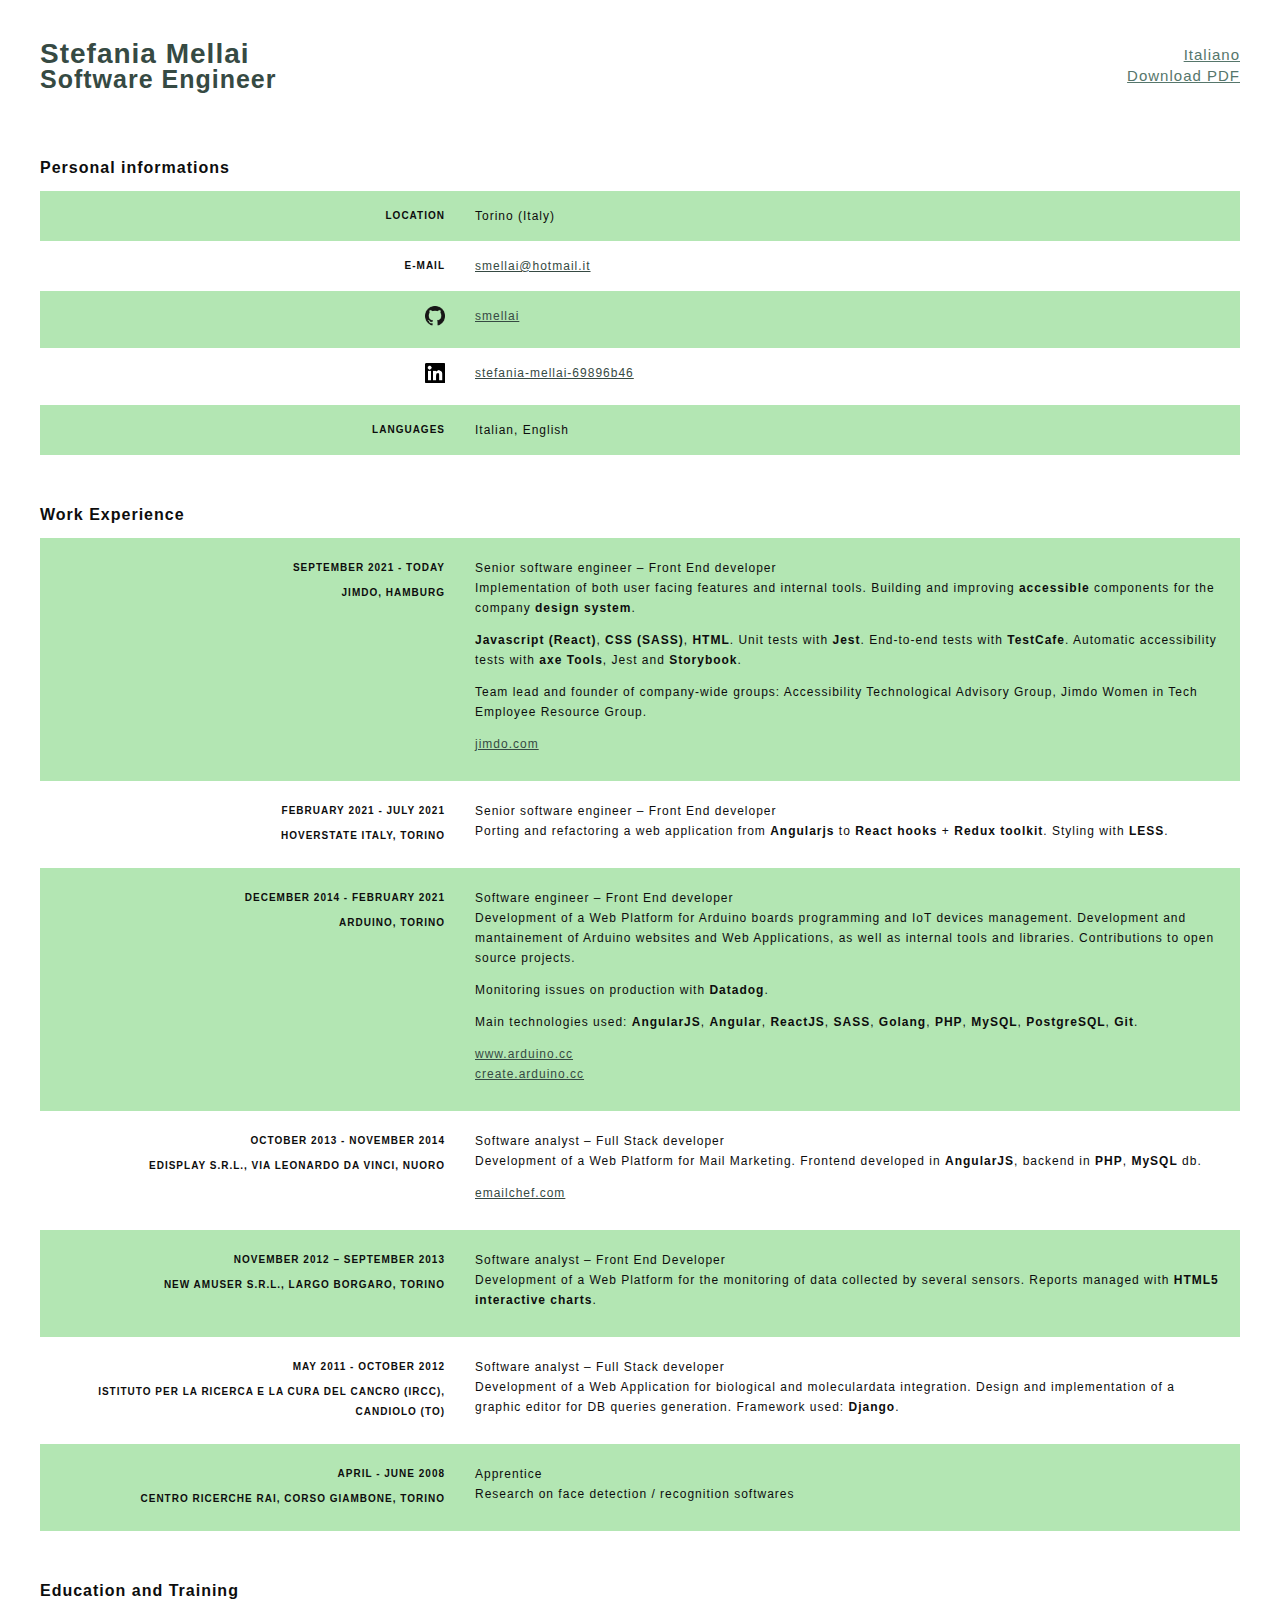
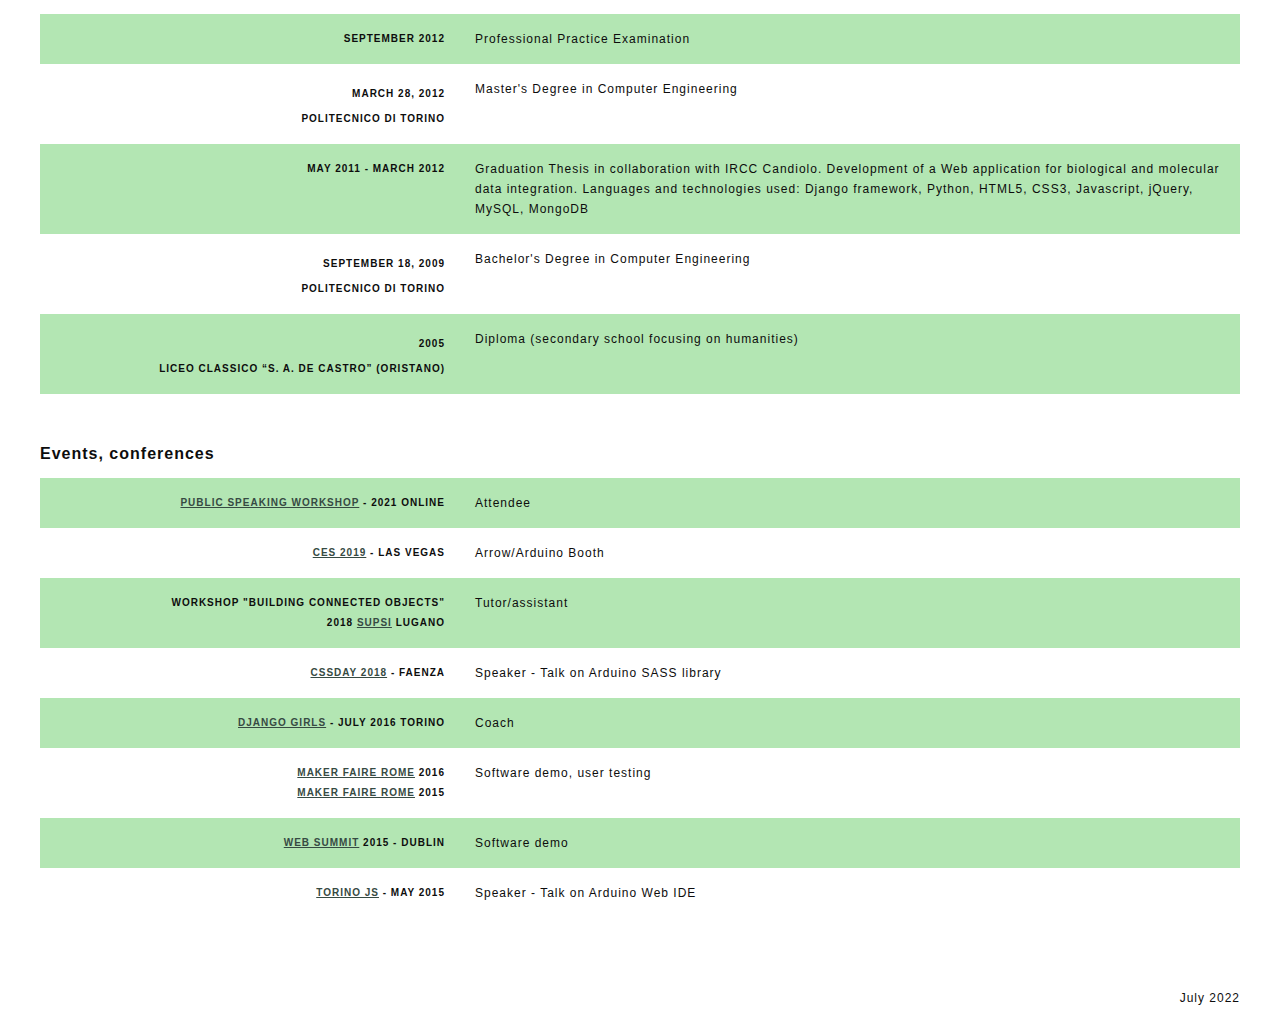
<file: index.html>
<!doctype html>
<html lang="en">
	<head>
		<meta charset="utf-8">
		<meta name="viewport" content="width=device-width, initial-scale=1.0">
		<meta name="Description" content="Stefania Mellai - Software Engineer - CV">
		<meta name="robots" content="noindex" />

		<title>Stefania Mellai</title>
		<link rel="stylesheet" href="style.css">
	</head>
	
	<body>
		<section class="heading">
			<div class="main-title">
				<h1>
					Stefania Mellai
					<div class="subtitle">
						Software Engineer
					</div>
				</h1>
			</div>
			<div class="screen-only">
				<div class="lang">
					<a href="it/">Italiano</a>
				</div>
				<div class="pdf">
					<a href="cv_mellai_english.pdf" download>Download PDF</a>
				</div>
			</div>
		</section>
		
		<section class="inner">
			<h2>Personal informations</h3>

			<div class="row">
				<div class="title">
					Location
				</div>
				<div class="description">
					Torino (Italy)
				</div>
			</div>
			<div class="row">
				<div class="title">
					e-mail
				</div>
				<div class="description">
					<a rel="nofollow me" href="mailto:smellai@hotmail.it">smellai@hotmail.it</a>
				</div>
			</div>
			<div class="row">
				<div class="title">
					<img src="images/GitHub.png" width="20" height="20" alt="GitHub"/>
				</div>
				<div class="description">
					<a href="https://github.com/smellai" target="_blank" rel="noopener noreferrer me">smellai</a>
				</div>
			</div>
			<div class="row">
				<div class="title">
					<img src="images/In.png" width="20" height="20" alt="LinkedIn"/>
				</div>
				<div class="description">
					<a href="https://www.linkedin.com/in/stefania-mellai-69896b46" target="_blank" rel="noopener noreferrer me">stefania-mellai-69896b46</a>
				</div>
			</div>
			<div class="row">
				<div class="title">
					Languages
				</div>
				<div class="description">
					Italian, English
				</div>
			</div>
			<div class="row print-only">
				<div class="title">
					online CV 
				</div>
				<div class="description">
					<a href="http://stefania.mellai.it">stefania.mellai.it</a>
				</div>
			</div>
		</section>

		<section class="inner">
			<h2>Work Experience</h3>

			<div class="row">
				<div class="title">
					<div>
						September 2021 - Today
					</div>
					<div>
						Jimdo, Hamburg
					</div>	
				</div>
				<div class="description">
					<p>
						Senior software engineer – Front End developer<br>
						Implementation of both user facing features and internal tools.
						Building and improving <b>accessible</b> components for the company <b>design system</b>.
					</p>
					<p>
						<b>Javascript (React)</b>, <b>CSS (SASS)</b>, <b>HTML</b>. Unit tests with <b>Jest</b>. End-to-end tests with <b>TestCafe</b>.
						Automatic accessibility tests with <b>axe Tools</b>, Jest and <b>Storybook</b>.
					</p>
					<p>
						Team lead and founder of company-wide groups: Accessibility Technological Advisory Group, Jimdo Women in Tech Employee Resource Group.
					</p>
					<p>
						<a href="http://www.arduino.cc" target="_blank" rel="noopener noreferrer">jimdo.com</a>
					</p>
				</div>
			</div>

			<div class="row">
				<div class="title">
					<div>
						February 2021 - July 2021
					</div>
					<div>
						Hoverstate Italy, Torino
					</div>	
				</div>
				<div class="description">
					<p>
						Senior software engineer – Front End developer<br>
						Porting and refactoring a web application from <b>Angularjs</b> to <b>React hooks</b> + <b>Redux toolkit</b>. Styling with <b>LESS</b>.
					</p>
				</div>
			</div>

			<div class="row">
				<div class="title">
					<div>
						December 2014 - February 2021
					</div>
					<div>
						Arduino, Torino
					</div>	
				</div>
				<div class="description">
					<p>
						Software engineer – Front End developer<br>
						Development of a Web Platform for Arduino boards programming and IoT devices management. Development and mantainement of Arduino websites and Web Applications, as well as internal tools and libraries. Contributions to open source projects.
					</p>
					<p>
						Monitoring issues on production with <b>Datadog</b>.
					</p>
					<p>
						Main technologies used: <b>AngularJS</b>, <b>Angular</b>, <b>ReactJS</b>, <b>SASS</b>, <b>Golang</b>, <b>PHP</b>, <b>MySQL</b>, <b>PostgreSQL</b>, <b>Git</b>.
					</p>
					<p>
						<a href="http://www.arduino.cc" target="_blank" rel="noopener noreferrer">www.arduino.cc</a><br>
						<a href="https://create.arduino.cc" target="_blank" rel="noopener noreferrer">create.arduino.cc</a>
					</p>
				</div>
			</div>
			<div class="row">
				<div class="title">
					<div>
						October 2013 - November 2014
					</div>
					<div>
						Edisplay s.r.l., Via Leonardo Da Vinci, Nuoro
					</div>	
				</div>
				<div class="description">
					<p>
						Software analyst – Full Stack developer<br>
  						Development of a Web Platform for Mail Marketing. Frontend developed in <b>AngularJS</b>, backend in <b>PHP</b>, <b>MySQL</b> db.
					</p>
					<p>
						<a href="http://emailchef.com/" target="_blank" rel="noopener noreferrer">emailchef.com</a>
					</p>
				</div>
			</div>
			<div class="row">
				<div class="title">
					<div>
						November 2012 – September 2013
					</div>
					<div>
						New Amuser s.r.l., Largo Borgaro, Torino
					</div>	
				</div>
				<div class="description">
					<p>
						Software analyst – Front End Developer<br>
  						Development of a Web Platform for the monitoring of data collected by several sensors. Reports managed with <b>HTML5 interactive charts</b>.
					</p>
				</div>
			</div>
			<div class="row">
				<div class="title">
					<div>
						May 2011 - October 2012
					</div>
					<div>
						Istituto per la Ricerca e la Cura del Cancro (IRCC), Candiolo (TO) 
					</div>	
				</div>
				<div class="description">
					<p>
						Software analyst – Full Stack developer<br>
						Development of a Web Application for biological and moleculardata integration. Design and implementation of a graphic editor for DB queries generation. Framework used: <b>Django</b>.
					</p>
				</div>
			</div>
			<div class="row">
				<div class="title">
					<div>
						April - June 2008
					</div>
					<div>
						Centro Ricerche RAI, Corso Giambone, Torino
					</div>	
				</div>
				<div class="description">
					<p>
						Apprentice<br>
  						Research on face detection / recognition softwares
					</p>
				</div>
			</div>
		</section>

		<section class="inner">
			<h2>Education and Training</h3>

			<div class="row">
				<div class="title">
					September 2012
				</div>
				<div class="description">
					Professional Practice Examination
				</div>
			</div>
			<div class="row">
				<div class="title">
					<div>
						March 28, 2012
					</div>
					<div>
						Politecnico di Torino
					</div>
				</div>
				<div class="description">
					Master's Degree in Computer Engineering
				</div>
			</div>
			<div class="row">
				<div class="title">
					May 2011 - March 2012
				</div>
				<div class="description">
					Graduation Thesis in collaboration with IRCC Candiolo. Development of a Web application for biological and molecular data integration. Languages and technologies used: Django framework, Python, HTML5, CSS3, Javascript, jQuery, MySQL, MongoDB
				</div>
			</div>
			<div class="row">
				<div class="title">
					<div>
						September 18, 2009
					</div>
					<div>
						Politecnico di Torino
					</div>
				</div>
				<div class="description">
					Bachelor's Degree in Computer Engineering
				</div>
			</div>
			<div class="row">
				<div class="title">
					<div>
						2005
					</div>
					<div>
						Liceo Classico “S. A. De Castro” (Oristano)
					</div>	
				</div>
				<div class="description">
					Diploma (secondary school focusing on humanities)
				</div>
			</div>
		</section>

		<section class="inner">
			<h2>Events, conferences</h3>
			<div class="row">
				<div class="title">
					<a href="https://www.grusp.org/it/" target="_blank" rel="noopener noreferrer">Public speaking workshop</a> - 2021 online
				</div>
				<div class="description">
					Attendee
				</div>
			</div>

			<div class="row">
				<div class="title">
					<a href="https://www.ces.tech/" target="_blank" rel="noopener noreferrer">CES 2019</a> - Las Vegas
				</div>
				<div class="description">
					Arrow/Arduino Booth
				</div>
			</div>

			<div class="row">
				<div class="title">
					Workshop "Building connected objects"<br>
					2018 <a href="https://www.supsi.ch/" target="_blank" rel="noopener noreferrer">SUPSI</a> Lugano
				</div>
				<div class="description">
					Tutor/assistant
				</div>
			</div>

			<div class="row">
				<div class="title">
					<a href="http://2018.cssday.it/" target="_blank" rel="noopener noreferrer">CSSDAY 2018</a> - Faenza
				</div>
				<div class="description">
					Speaker - Talk on Arduino SASS library
				</div>
			</div>

			<div class="row">
				<div class="title">
					<a href="https://djangogirls.org/turin/" target="blank" rel="noopener noreferrer">Django Girls</a> - July 2016 Torino
				</div>
				<div class="description">
					Coach
				</div>
			</div>

			<div class="row">
				<div class="title">
					<a href="http://makerfairerome.eu/it/" target="_blank" rel="noopener noreferrer">Maker Faire Rome</a> 2016<br>
					<a href="http://makerfairerome.eu/it/" target="_blank" rel="noopener noreferrer">Maker Faire Rome</a> 2015
				</div>
				<div class="description">
					Software demo, user testing
				</div>
			</div>

			<div class="row">
				<div class="title">
					<a href="https://websummit.com/" target="_blank" rel="noopener noreferrer">Web Summit</a> 2015 - Dublin
				</div>
				<div class="description">
					Software demo
				</div>
			</div>

			<div class="row">
				<div class="title">
					<a href="https://torino.js.org/" target="_blank" rel="noopener noreferrer">Torino JS</a> - May 2015
				</div>
				<div class="description">
					Speaker - Talk on Arduino Web IDE
				</div>
			</div>

		</section>

		<section class="date inner">
			July 2022
		</section>

	</body>
</html>
</file>
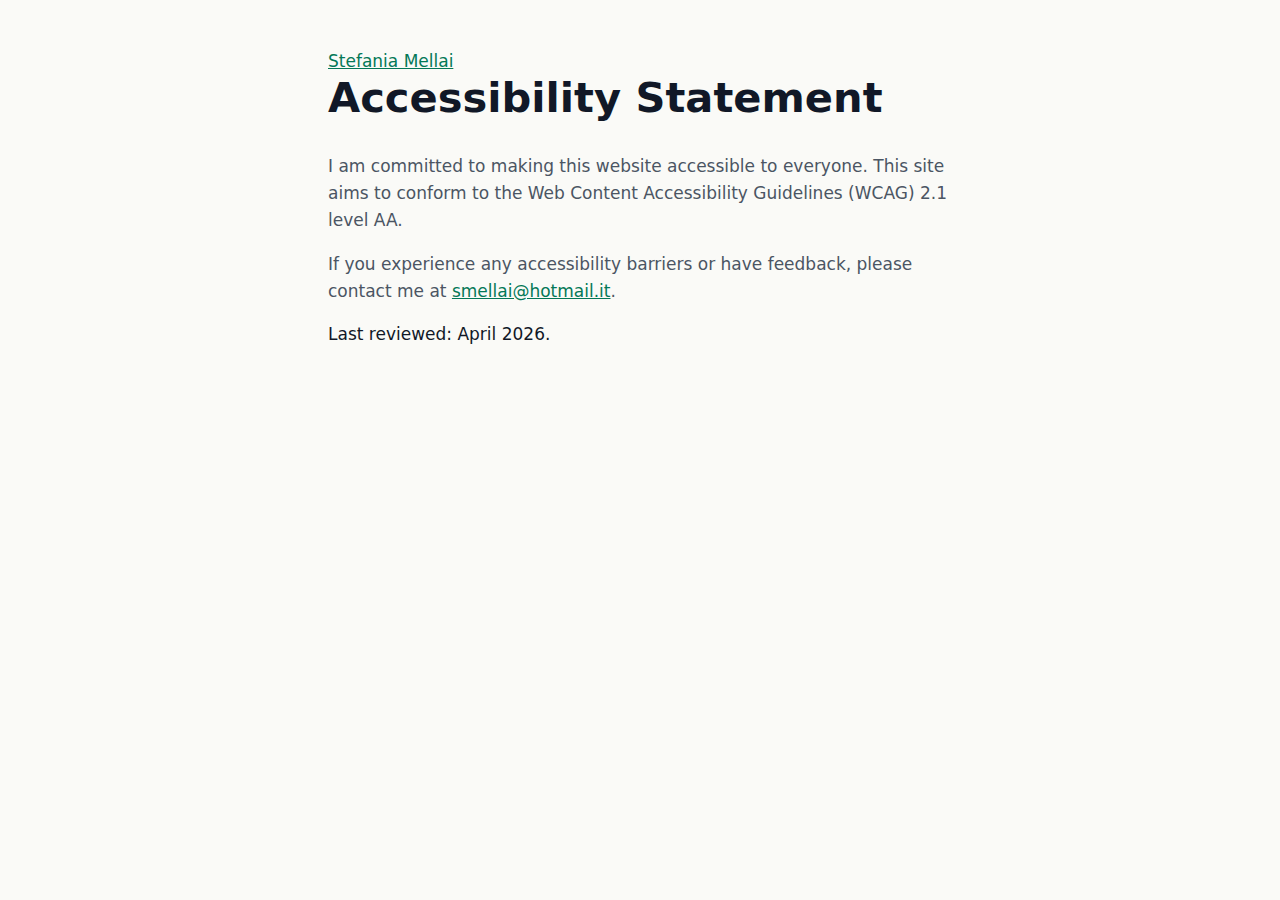
<file: a11y-statement/index.html>
<!doctype html>
<html lang="en">
  <head>
    <meta charset="UTF-8" />
    <meta name="viewport" content="width=device-width, initial-scale=1.0" />
    <meta name="robots" content="noindex" />
    <title>Accessibility Statement — Stefania Mellai</title>
    <style>
      :root {
        --bg-page: #fafaf7;
        --text-primary: #111827;
        --accent: #047857;
        --text-secondary: #4b5563;
        --text-footer: #6b7280;
      }

      *,
      *::before,
      *::after {
        box-sizing: border-box;
      }

      body {
        margin: 0;
        font-family: Verdana, system-ui, Arial, sans-serif;
        font-size: 17px;
        line-height: 1.6;
        color: var(--text-primary);
        background: var(--bg-page);
      }

      .page {
        max-width: 680px;
        margin: 0 auto;
        padding: 3rem 1.75rem 4rem;
      }

      h1 {
        font-size: clamp(1.8rem, 4vw, 2.6rem);
        line-height: 1.1;
        margin: 0 0 2rem;
      }

      p {
        margin: 0 0 1rem;
        color: var(--text-secondary);
      }

      a {
        color: var(--accent);
      }
      a:focus-visible {
        outline: 2px solid var(--accent);
        outline-offset: 2px;
        border-radius: 2px;
      }
    </style>
  </head>
  <body>
    <div class="page">
      <header class="hero">
        <div class="hero-role">
          <a href="https://stefania.mellai.it">Stefania Mellai</a>
        </div>
        <h1 class="hero-name">Accessibility Statement</h1>
      </header>

      <main>
        <p>
          I am committed to making this website accessible to everyone. This
          site aims to conform to the Web Content Accessibility Guidelines
          (WCAG) 2.1 level AA.
        </p>

        <p>
          If you experience any accessibility barriers or have feedback, please
          contact me at
          <a href="mailto:smellai@hotmail.it">smellai@hotmail.it</a>.
        </p>
      </main>
      <footer>Last reviewed: April 2026.</footer>
    </div>
  </body>
</html>
</file>
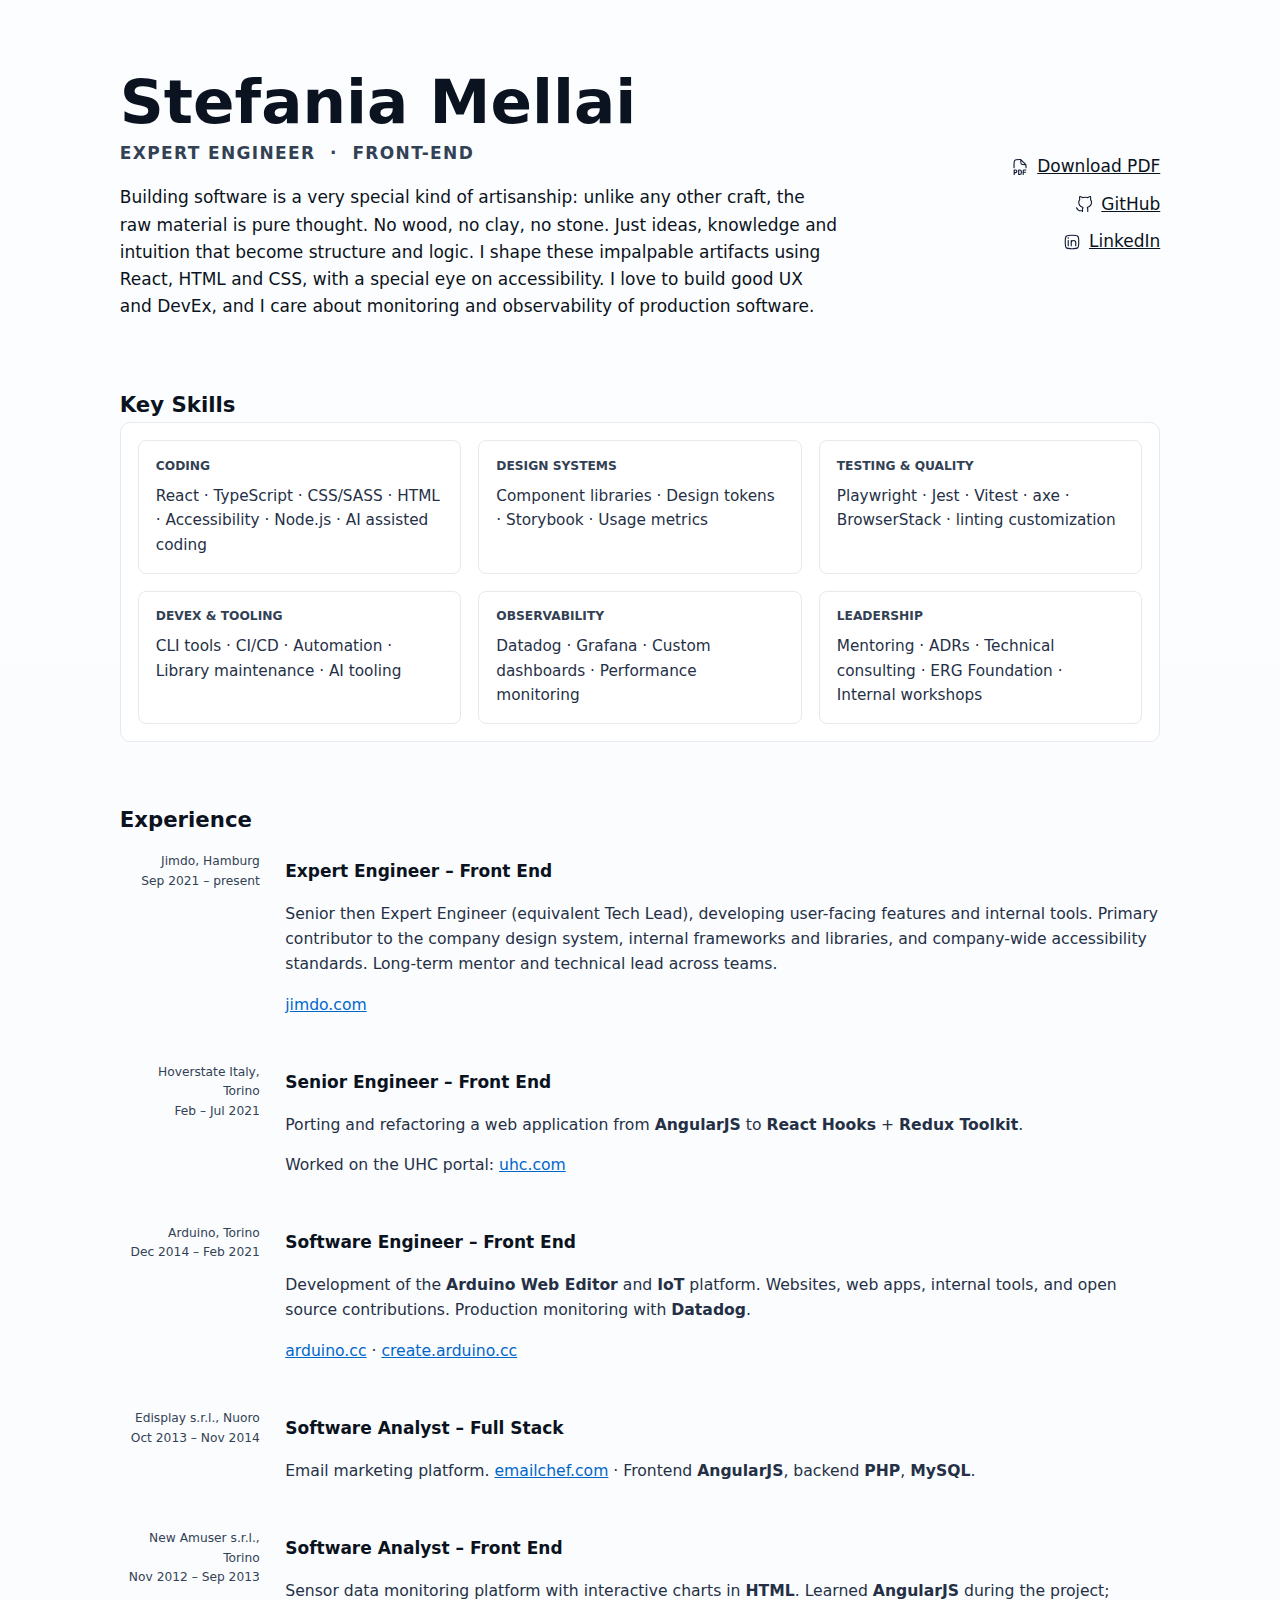
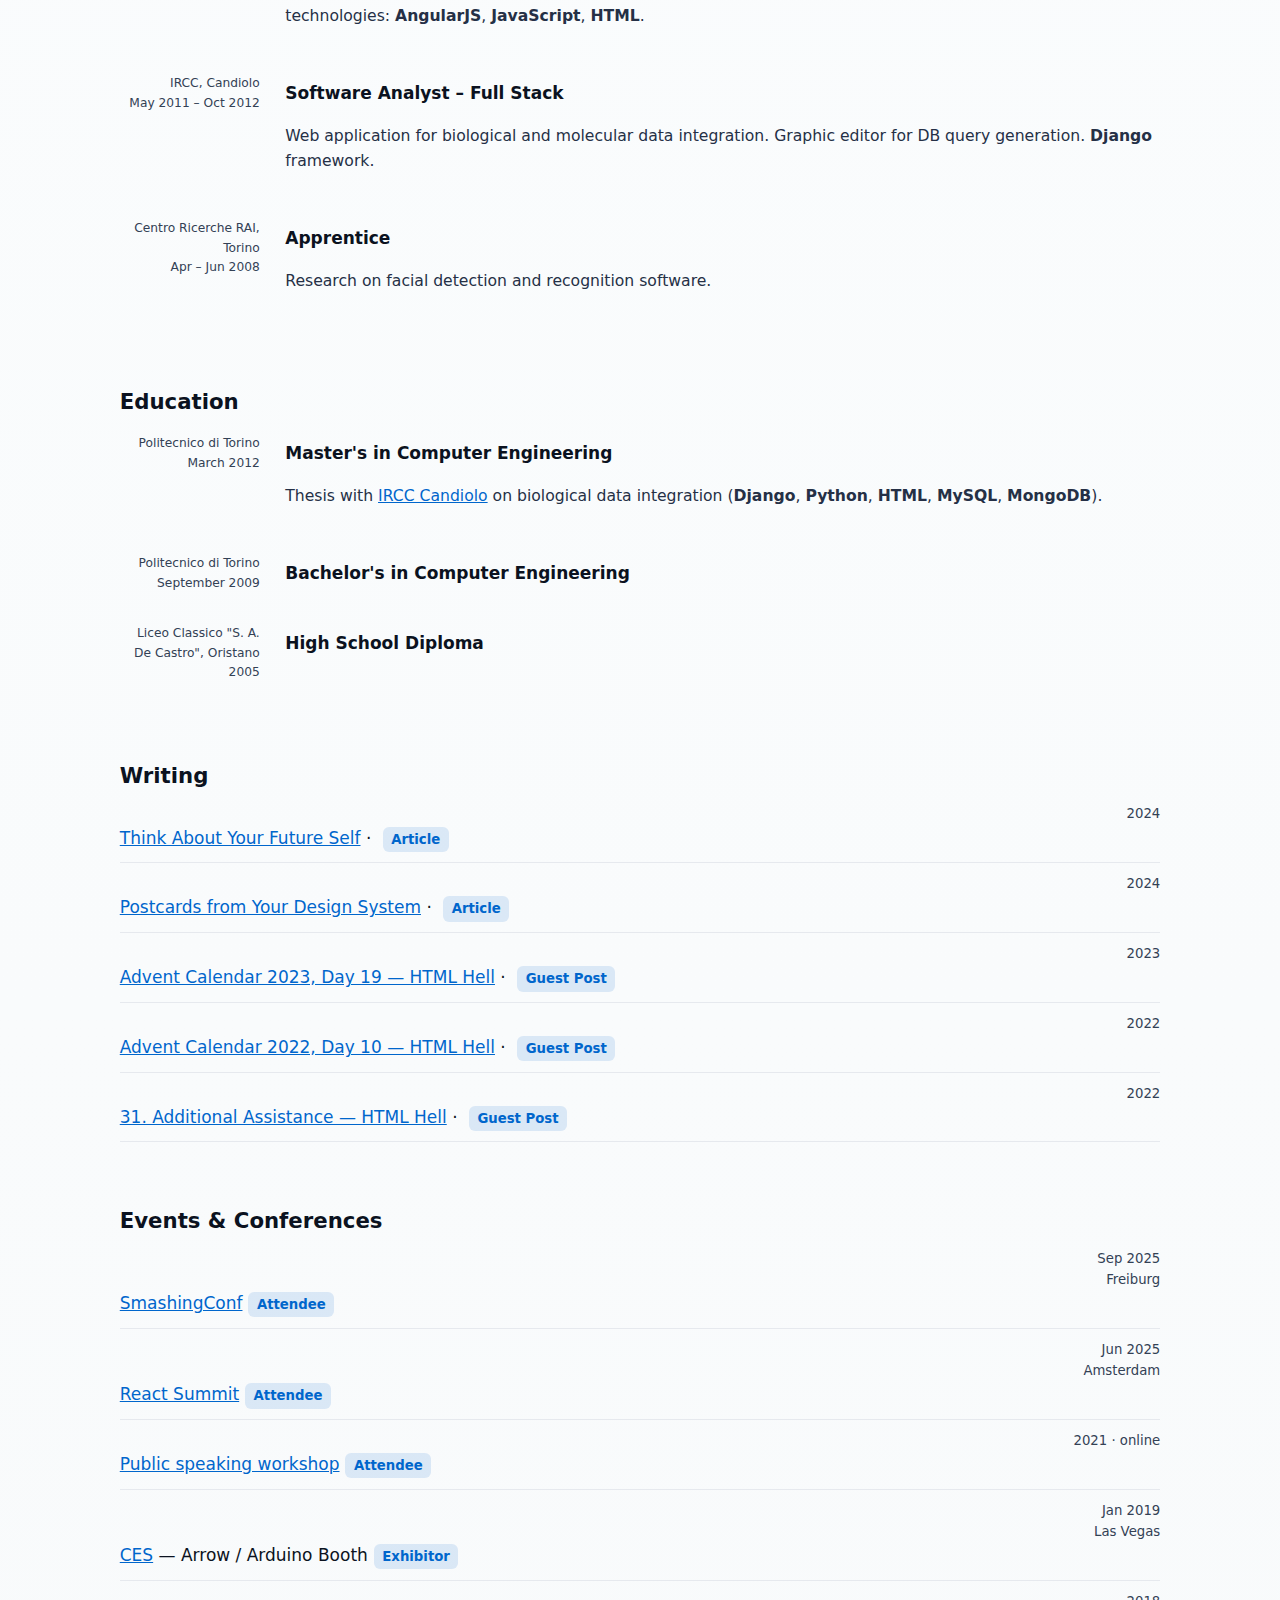
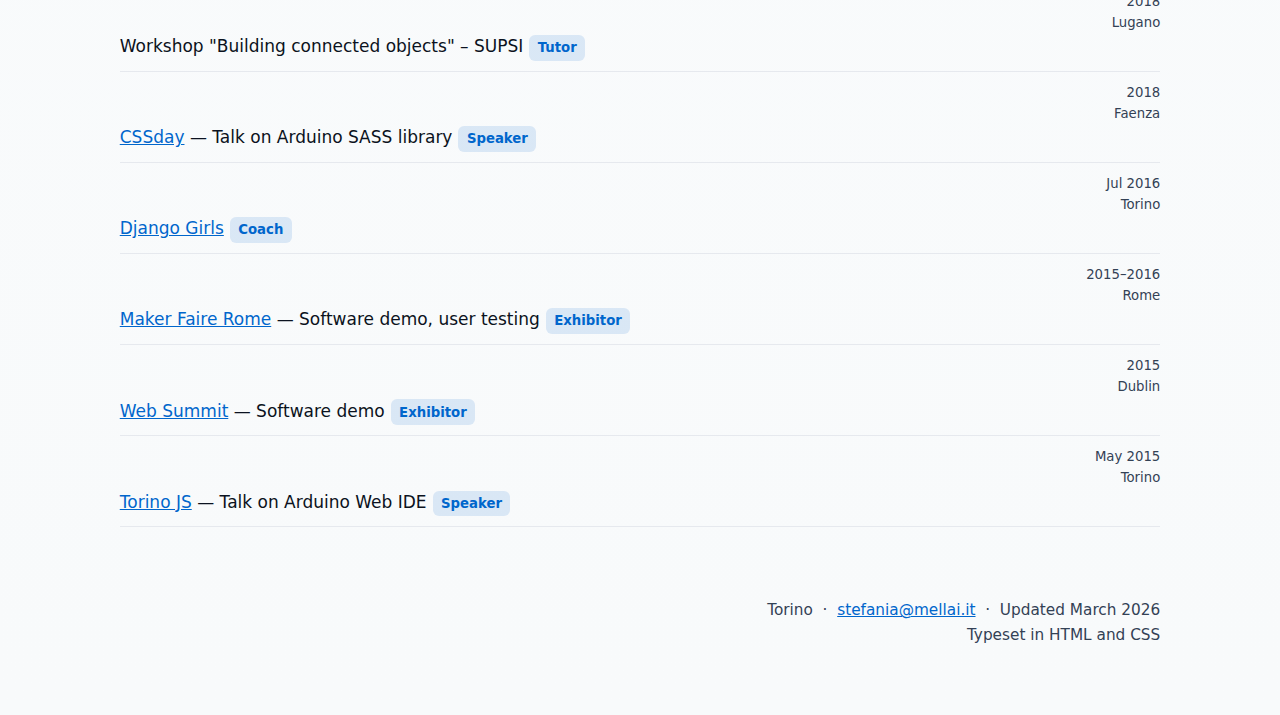
<file: en/index.html>
<!doctype html>
<html lang="en">
  <head>
    <meta charset="utf-8" />
    <meta name="viewport" content="width=device-width, initial-scale=1.0" />
    <meta name="Description" content="Stefania Mellai - Expert Engineer - CV" />
    <meta name="robots" content="noindex" />
    <title>Stefania Mellai — CV</title>
    <link rel="stylesheet" href="./style.css" />
    <link rel="stylesheet" href="./print.css" media="print" />
  </head>

  <body>
    <div class="page">
      <header class="hero">
        <div class="hero-grid">
          <div>
            <h1 class="hero-name">Stefania Mellai</h1>
            <p class="hero-role">Expert Engineer &nbsp;·&nbsp; Front-End</p>
            <p class="hero-tagline screen-only">
              Building software is a very special kind of artisanship: unlike
              any other craft, the raw material is pure thought. No wood, no
              clay, no stone. Just ideas, knowledge and intuition that become
              structure and logic. I shape these impalpable artifacts using
              React, HTML and CSS, with a special eye on accessibility. I love
              to build good UX and DevEx, and I care about monitoring and
              observability of production software.
            </p>
          </div>
          <nav class="hero-links" aria-label="Links">
            <a href="../cv_mellai_english.pdf" download>
              <img
                src="../images/pdf.svg"
                width="18"
                height="18"
                alt=""
              />
              Download PDF
            </a>
            <a
              href="https://github.com/smellai"
              target="_blank"
              rel="noopener noreferrer me"
              ><img
                src="../images/github.svg"
                width="18"
                height="18"
                alt=""
              />
              GitHub</a
            >
            <a
              href="https://www.linkedin.com/in/stefania-mellai-69896b46"
              target="_blank"
              rel="noopener noreferrer me"
              ><img
                src="../images/linkedin.svg"
                width="18"
                height="18"
                alt=""
              />
              LinkedIn</a
            >
          </nav>
        </div>
      </header>

      <main>
        <section class="section">
          <div class="section-head">
            <h2 class="section-title">Key Skills</h2>
            <div class="section-line"></div>
          </div>

          <div class="card cards-grid">
            <div class="area" role="listitem">
              <div class="area-label">Coding</div>
              <div class="area-items">
                React · TypeScript · CSS/SASS · HTML · Accessibility · Node.js · AI assisted coding
              </div>
            </div>
            <div class="area" role="listitem">
              <div class="area-label">Design Systems</div>
              <div class="area-items">
                Component libraries · Design tokens · Storybook · Usage metrics
              </div>
            </div>
            <div class="area" role="listitem">
              <div class="area-label">Testing &amp; Quality</div>
              <div class="area-items">
                Playwright · Jest · Vitest · axe · BrowserStack · linting customization
              </div>
            </div>
            <div class="area" role="listitem">
              <div class="area-label">DevEx &amp; Tooling</div>
              <div class="area-items">
                CLI tools · CI/CD · Automation · Library maintenance · AI
                tooling
              </div>
            </div>
            <div class="area" role="listitem">
              <div class="area-label">Observability</div>
              <div class="area-items">
                Datadog · Grafana · Custom dashboards · Performance monitoring
              </div>
            </div>
            <div class="area" role="listitem">
              <div class="area-label">Leadership</div>
              <div class="area-items">
                Mentoring · ADRs · Technical consulting · ERG Foundation ·
                Internal workshops
              </div>
            </div>
          </div>
        </section>

        <section class="section" aria-labelledby="sec-work">
          <div class="section-head">
            <h2 class="section-title" id="sec-work">Experience</h2>
            <div class="section-line"></div>
          </div>

          <div class="exp">
            <div class="exp-meta">
              <div class="exp-org">Jimdo, Hamburg</div>
              <div class="exp-dates">Sep 2021 – present</div>
            </div>
            <div>
              <span class="exp-role">Expert Engineer – Front End</span>
              <p class="exp-desc">
                Senior then Expert Engineer (equivalent Tech Lead), developing
                user-facing features and internal tools. Primary contributor to
                the company design system, internal frameworks and libraries,
                and company-wide accessibility standards. Long-term mentor and
                technical lead across teams.
              </p>
              <p class="exp-desc">
                <a
                  href="https://www.jimdo.com"
                  target="_blank"
                  rel="noopener noreferrer"
                  >jimdo.com</a
                >
              </p>
            </div>
          </div>

          <div class="exp">
            <div class="exp-meta">
              <div class="exp-org">Hoverstate Italy, Torino</div>
              <div class="exp-dates">Feb – Jul 2021</div>
            </div>
            <div>
              <span class="exp-role">Senior Engineer – Front End</span>
              <p class="exp-desc">
                Porting and refactoring a web application from
                <strong>AngularJS</strong> to <strong>React Hooks</strong> +
                <strong>Redux Toolkit</strong>.
              </p>
              <p class="exp-desc">
                Worked on the UHC portal:
                <a
                  href="https://www.uhc.com"
                  target="_blank"
                  rel="noopener noreferrer"
                  >uhc.com</a
                >
              </p>
            </div>
          </div>

          <div class="exp">
            <div class="exp-meta">
              <div class="exp-org">Arduino, Torino</div>
              <div class="exp-dates">Dec 2014 – Feb 2021</div>
            </div>
            <div>
              <span class="exp-role">Software Engineer – Front End</span>
              <p class="exp-desc">
                Development of the <strong>Arduino Web Editor</strong> and
                <strong>IoT</strong> platform. Websites, web apps, internal
                tools, and open source contributions. Production monitoring with
                <strong>Datadog</strong>.
              </p>
              <p class="exp-desc">
                <a
                  href="https://www.arduino.cc"
                  target="_blank"
                  rel="noopener noreferrer"
                  >arduino.cc</a
                >
                ·
                <a
                  href="https://cloud.arduino.cc/"
                  target="_blank"
                  rel="noopener noreferrer"
                  >create.arduino.cc</a
                >
              </p>
            </div>
          </div>

          <div class="exp">
            <div class="exp-meta">
              <div class="exp-org">Edisplay s.r.l., Nuoro</div>
              <div class="exp-dates">Oct 2013 – Nov 2014</div>
            </div>
            <div>
              <span class="exp-role">Software Analyst – Full Stack</span>
              <p class="exp-desc">
                Email marketing platform.
                <a
                  href="https://emailchef.com/"
                  target="_blank"
                  rel="noopener noreferrer"
                  >emailchef.com</a
                >
                · Frontend <strong>AngularJS</strong>, backend
                <strong>PHP</strong>, <strong>MySQL</strong>.
              </p>
            </div>
          </div>

          <div class="exp">
            <div class="exp-meta">
              <div class="exp-org">New Amuser s.r.l., Torino</div>
              <div class="exp-dates">Nov 2012 – Sep 2013</div>
            </div>
            <div>
              <span class="exp-role">Software Analyst – Front End</span>
              <p class="exp-desc">
                Sensor data monitoring platform with interactive charts in
                <strong>HTML</strong>. Learned <strong>AngularJS</strong> during
                the project; technologies: <strong>AngularJS</strong>,
                <strong>JavaScript</strong>, <strong>HTML</strong>.
              </p>
            </div>
          </div>

          <div class="exp">
            <div class="exp-meta">
              <div class="exp-org">IRCC, Candiolo</div>
              <div class="exp-dates">May 2011 – Oct 2012</div>
            </div>
            <div>
              <span class="exp-role">Software Analyst – Full Stack</span>
              <p class="exp-desc">
                Web application for biological and molecular data integration.
                Graphic editor for DB query generation.
                <strong>Django</strong> framework.
              </p>
            </div>
          </div>

          <div class="exp">
            <div class="exp-meta">
              <div class="exp-org">Centro Ricerche RAI, Torino</div>
              <div>Apr – Jun 2008</div>
            </div>
            <div>
              <span class="exp-role">Apprentice</span>
              <p class="exp-desc">
                Research on facial detection and recognition software.
              </p>
            </div>
          </div>
        </section>

        <section class="section sec-edu" aria-labelledby="sec-edu">
          <div class="section-head">
            <h2 class="section-title" id="sec-edu">Education</h2>
            <div class="section-line"></div>
          </div>

          <div class="exp">
            <div class="exp-meta">
              <span class="exp-org">Politecnico di Torino</span>
              March 2012
            </div>
            <div>
              <span class="exp-role">Master's in Computer Engineering</span>
              <p class="exp-desc">
                Thesis with <a href="https://irccs.com/it/" target="_blank" rel="noopener noreferrer">IRCC Candiolo</a> on biological data integration
                (<strong>Django</strong>, <strong>Python</strong>,
                <strong>HTML</strong>, <strong>MySQL</strong>,
                <strong>MongoDB</strong>).
              </p>
            </div>
          </div>

          <div class="exp">
            <div class="exp-meta">
              <span class="exp-org">Politecnico di Torino</span>
              September 2009
            </div>
            <div>
              <span class="exp-role">Bachelor's in Computer Engineering</span>
            </div>
          </div>

          <div class="exp">
            <div class="exp-meta">
              <span class="exp-org"
                >Liceo Classico "S. A. De Castro", Oristano</span
              >
              2005
            </div>
            <div>
              <span class="exp-role"
                >High School Diploma</span
              >
            </div>
          </div>
        </section>

        <section class="section sec-writing" aria-labelledby="sec-writing">
          <div class="section-head">
            <h2 class="section-title" id="sec-writing">Writing</h2>
            <div class="section-line"></div>
          </div>

          <ul class="evlist">
            <li>
              <div class="ev-year">2024</div>
              <div>
                <a
                  href="https://www.jimdoverse.com/think-about-your-future-self-2d85c782b2bd"
                  target="_blank"
                  rel="noopener noreferrer"
                  >Think About Your Future Self</a
                > · <span class="print-only">jimdoverse.com</span> <span class="ev-role">Article</span>
              </div>
            </li>
            <li>
              <div class="ev-year">2024</div>
              <div>
                <a
                  href="https://www.jimdoverse.com/postcards-from-your-design-system-caabc3a7544c"
                  target="_blank"
                  rel="noopener noreferrer"
                  >Postcards from Your Design System</a
                > · <span class="print-only">jimdoverse.com</span> <span class="ev-role">Article</span>
              </div>
            </li>

            <li>
              <div class="ev-year">2023</div>
              <div>
                <a
                  href="https://www.htmhell.dev/adventcalendar/2023/19/"
                  target="_blank"
                  rel="noopener noreferrer"
                  >Advent Calendar 2023, Day 19 — HTML Hell</a
                > · <span class="print-only">htmhell.dev</span> <span class="ev-role">Guest Post</span>
              </div>
            </li>
            <li>
              <div class="ev-year">2022</div>
              <div>
                <a
                  href="https://www.htmhell.dev/adventcalendar/2022/10/"
                  target="_blank"
                  rel="noopener noreferrer"
                  >Advent Calendar 2022, Day 10 — HTML Hell</a
                > · <span class="print-only">htmhell.dev</span> <span class="ev-role">Guest Post</span>
              </div>
            </li>
            <li>
              <div class="ev-year">2022</div>
              <div>
                <a
                  href="https://www.htmhell.dev/31-additional-assistance/"
                  target="_blank"
                  rel="noopener noreferrer"
                  >31. Additional Assistance — HTML Hell</a
                > · <span class="print-only">htmhell.dev</span> <span class="ev-role">Guest Post</span>
              </div>
            </li>
          </ul>
        </section>

        <section class="section sec-ev" aria-labelledby="sec-ev">
          <div class="section-head">
            <h2 class="section-title" id="sec-ev">Events &amp; Conferences</h2>
            <div class="section-line"></div>
          </div>

          <ul class="evlist">
            <li>
              <div class="ev-year">Sep 2025<br />Freiburg</div>
              <div>
                <a
                  href="https://smashingconf.com/"
                  target="_blank"
                  rel="noopener noreferrer"
                  >SmashingConf</a
                ><span class="ev-role">Attendee</span>
              </div>
            </li>
            <li>
              <div class="ev-year">Jun 2025<br />Amsterdam</div>
              <div>
                <a
                  href="https://reactsummit.com/"
                  target="_blank"
                  rel="noopener noreferrer"
                  >React Summit</a
                ><span class="ev-role">Attendee</span>
              </div>
            </li>
            <li>
              <div class="ev-year">2021 · online</div>
              <div>
                <a
                  href="https://www.grusp.org/"
                  target="_blank"
                  rel="noopener noreferrer"
                  >Public speaking workshop</a
                ><span class="ev-role">Attendee</span>
              </div>
            </li>
            <li>
              <div class="ev-year">Jan 2019<br />Las Vegas</div>
              <div>
                <a
                  href="https://www.ces.tech/"
                  target="_blank"
                  rel="noopener noreferrer"
                  >CES</a
                >
                — Arrow / Arduino Booth<span class="ev-role">Exhibitor</span>
              </div>
            </li>
            <li>
              <div class="ev-year">2018<br />Lugano</div>
              <div>
                Workshop "Building connected objects" – SUPSI<span
                  class="ev-role"
                  >Tutor</span
                >
              </div>
            </li>
            <li>
              <div class="ev-year">2018<br />Faenza</div>
              <div>
                <a
                  href="http://2018.cssday.it/"
                  target="_blank"
                  rel="noopener noreferrer"
                  >CSSday</a
                >
                — Talk on Arduino SASS library<span class="ev-role"
                  >Speaker</span
                >
              </div>
            </li>
            <li>
              <div class="ev-year">Jul 2016<br />Torino</div>
              <div>
                <a
                  href="https://djangogirls.org/turin/"
                  target="_blank"
                  rel="noopener noreferrer"
                  >Django Girls</a
                ><span class="ev-role">Coach</span>
              </div>
            </li>
            <li>
              <div class="ev-year">2015–2016<br />Rome</div>
              <div>
                <a
                  href="https://makerfairerome.eu/"
                  target="_blank"
                  rel="noopener noreferrer"
                  >Maker Faire Rome</a
                >
                — Software demo, user testing<span class="ev-role"
                  >Exhibitor</span
                >
              </div>
            </li>
            <li>
              <div class="ev-year">2015<br />Dublin</div>
              <div>
                <a
                  href="https://websummit.com/"
                  target="_blank"
                  rel="noopener noreferrer"
                  >Web Summit</a
                >
                — Software demo<span class="ev-role">Exhibitor</span>
              </div>
            </li>
            <li>
              <div class="ev-year">May 2015<br />Torino</div>
              <div>
                <a
                  href="https://torino.js.org/"
                  target="_blank"
                  rel="noopener noreferrer"
                  >Torino JS</a
                >
                — Talk on Arduino Web IDE<span class="ev-role">Speaker</span>
              </div>
            </li>
          </ul>
        </section>
      </main>

      <footer class="cv-footer">
        Torino &nbsp;·&nbsp;
        <a href="mailto:stefania@mellai.it">stefania@mellai.it</a>
        &nbsp;·&nbsp; Updated March 2026<br>Typeset in HTML and CSS
      </footer>
    </div>
  </body>
</html>
</file>
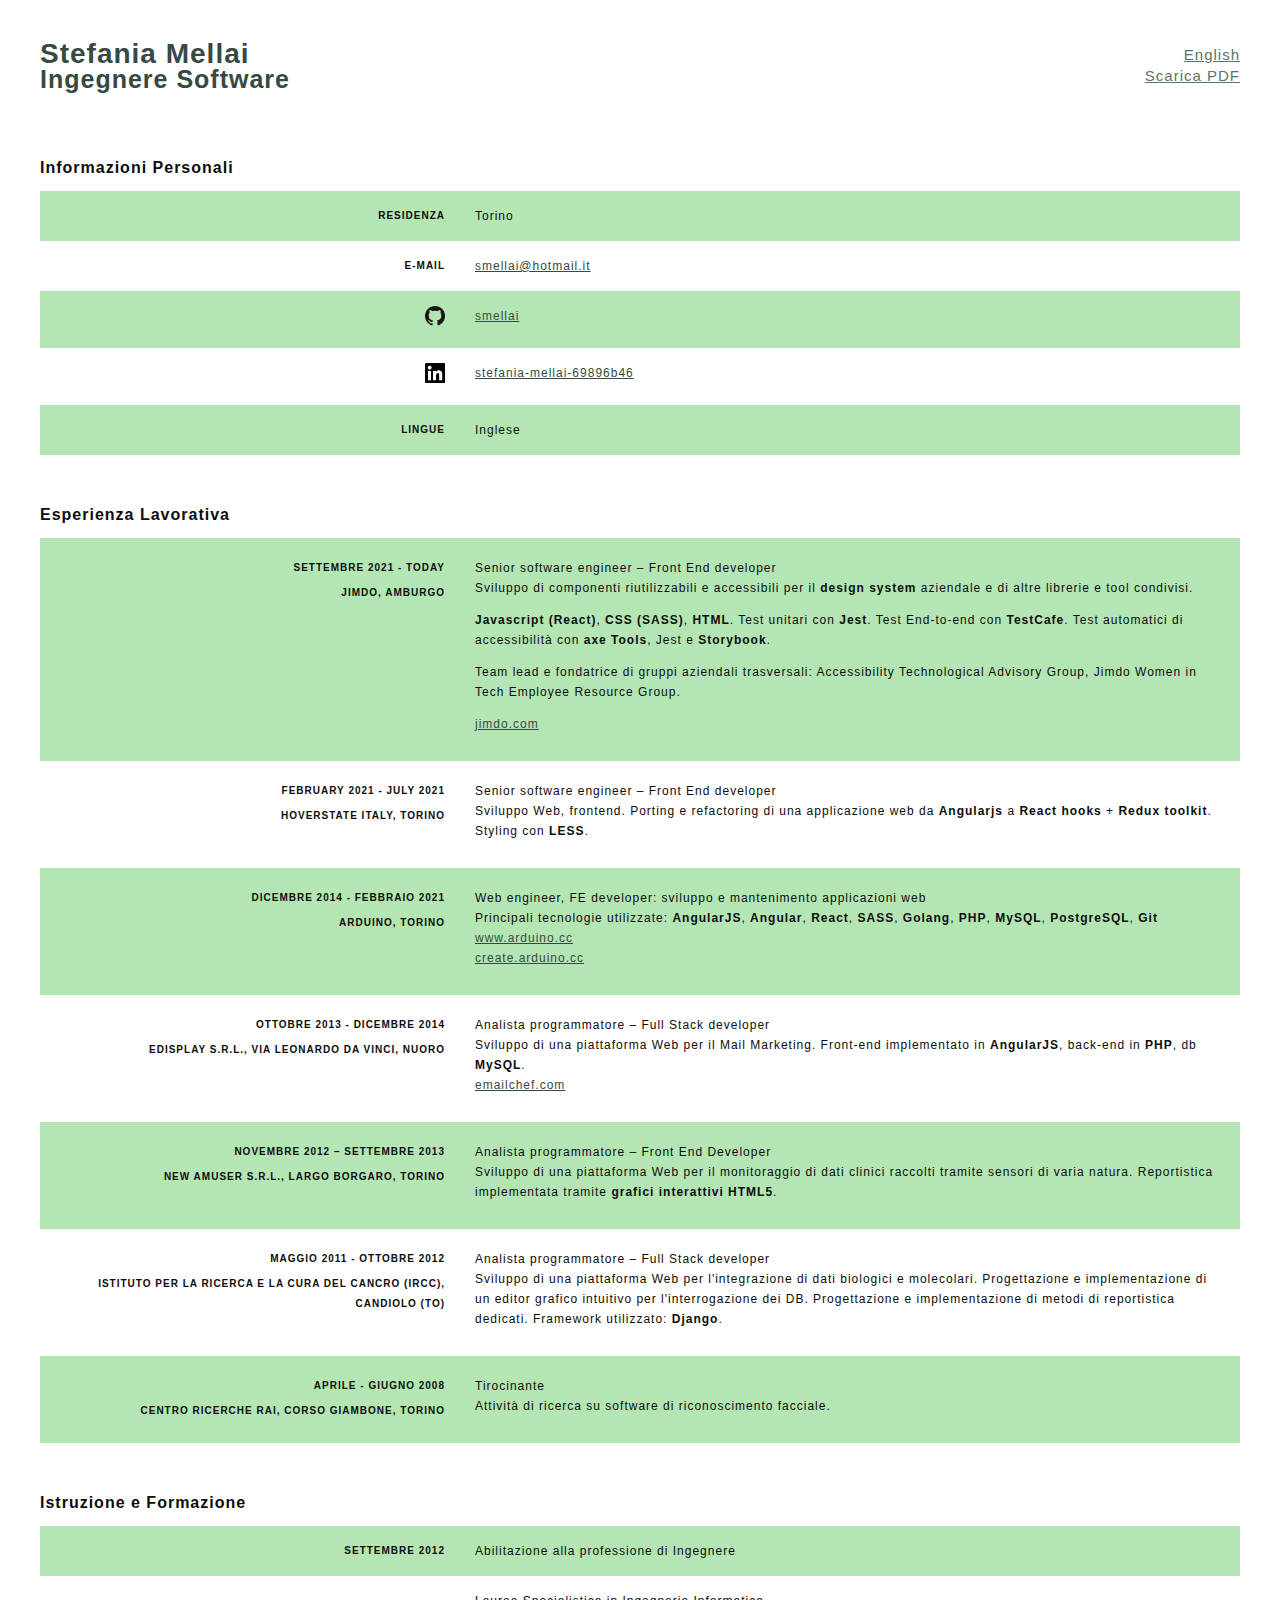
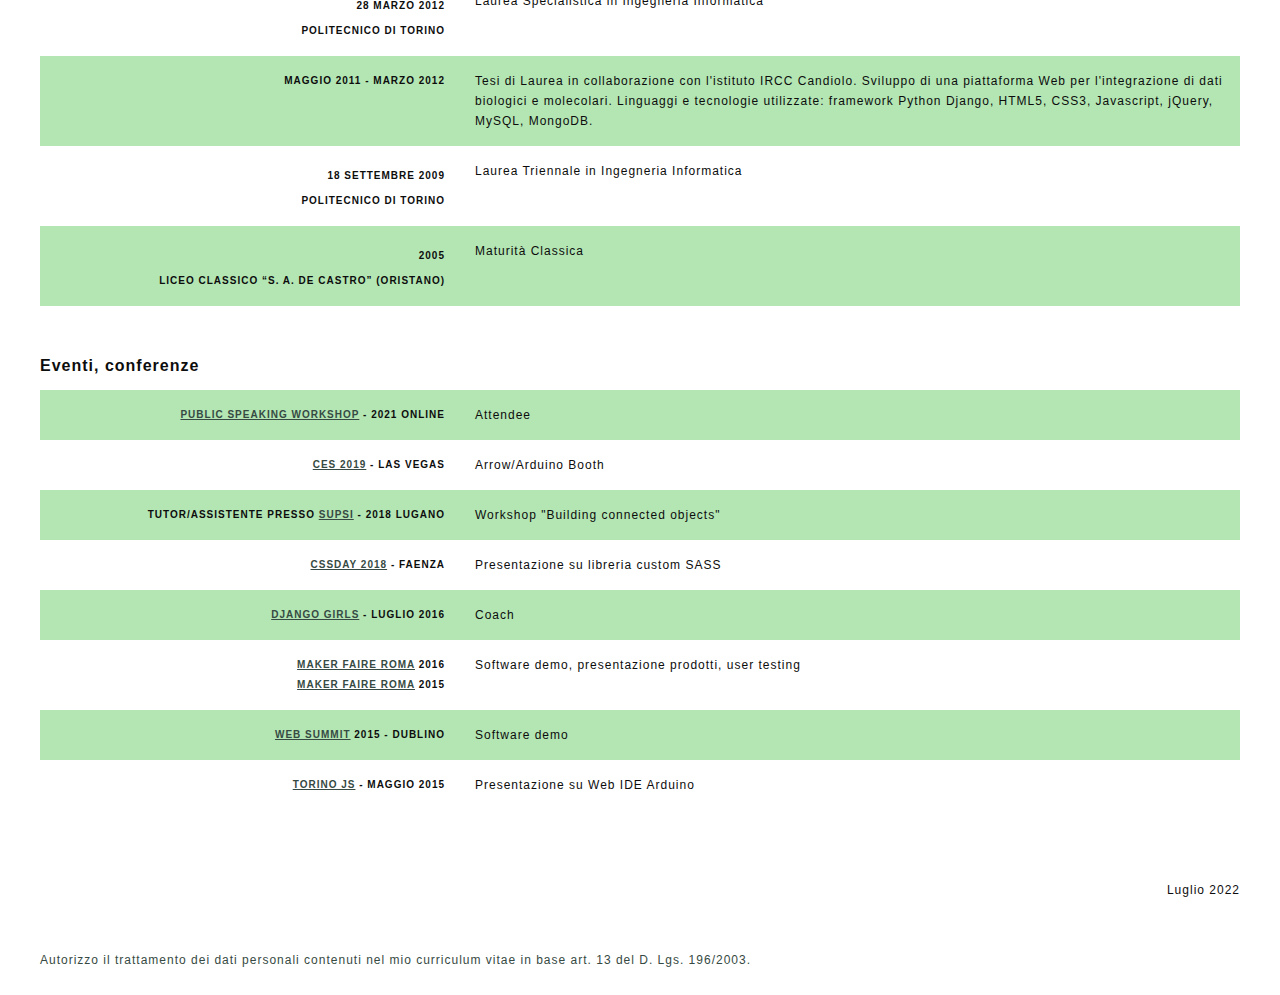
<file: it/index.html>
<!doctype html>
<html lang="it">
	<head>
		<meta charset="utf-8">
		<meta name="viewport" content="width=device-width, initial-scale=1.0">
		<meta name="Description" content="Stefania Mellai - Ingegnere Software - CV">
		<meta name="robots" content="noindex" />

		<title>Stefania Mellai</title>
		<link rel="stylesheet" href="../style.css">
	</head>
	
	<body>
		<section class="heading">
			<div>
				<h1>
					Stefania Mellai
					<div class="subtitle">
						Ingegnere Software
					</div>
				</h1>
			</div>
			<div class="screen-only">
				<div class="lang">
					<a href="/">English</a>
				</div>
				<div class="pdf">
					<a href="../cv_mellai_italiano.pdf" download>Scarica PDF</a>
				</div>
			</div>
		</section>
		
		<section class="inner">
			<h2>Informazioni Personali</h3>

			<div class="row">
				<div class="title">
					Residenza
				</div>
				<div class="description">
					Torino
				</div>
			</div>
			<div class="row">
				<div class="title">
					e-mail
				</div>
				<div class="description">
					<a rel="nofollow me" href="mailto:smellai@hotmail.it">smellai@hotmail.it</a>
				</div>
			</div>
			<div class="row">
				<div class="title">
					<img src="../images/GitHub.png" width="20" height="20" alt="GitHub"/>
				</div>
				<div class="description">
					<a href="https://github.com/smellai" target="_blank" rel="noopener noreferrer">smellai</a>
				</div>
			</div>
			<div class="row">
				<div class="title">
					<img src="../images/In.png" width="20" height="20" alt="LinkedIn"/>
				</div>
				<div class="description">
					<a href="https://www.linkedin.com/in/stefania-mellai-69896b46" target="_blank" rel="noopener noreferrer">stefania-mellai-69896b46</a>
				</div>
			</div>
			<div class="row">
				<div class="title">
					Lingue
				</div>
				<div class="description">
					Inglese
				</div>
			</div>
			<div class="row print-only">
				<div class="title">
					CV online
				</div>
				<div class="description">
					<a href="http://stefania.mellai.it">stefania.mellai.it</a>
				</div>
			</div>
		</section>

		<section class="inner">
			<h2>Esperienza Lavorativa</h3>
			
				<div class="row">
				<div class="title">
					<div>
						Settembre 2021 - Today
					</div>
					<div>
						Jimdo, Amburgo
					</div>	
				</div>
				<div class="description">
					<p>
						Senior software engineer – Front End developer<br>
						Sviluppo di componenti riutilizzabili e accessibili per il <b>design system</b> aziendale e di altre librerie e tool condivisi.
					</p>
					<p>
						<b>Javascript (React)</b>, <b>CSS (SASS)</b>, <b>HTML</b>. Test unitari con <b>Jest</b>. Test End-to-end con <b>TestCafe</b>.
						Test automatici di accessibilità con <b>axe Tools</b>, Jest e <b>Storybook</b>.
					</p>
					<p>
						Team lead e fondatrice di gruppi aziendali trasversali: Accessibility Technological Advisory Group, Jimdo Women in Tech Employee Resource Group.
					</p>
					<p>
						<a href="http://www.arduino.cc" target="_blank" rel="noopener noreferrer">jimdo.com</a>
					</p>
				</div>
			</div>

			<div class="row">
				<div class="title">
					<div>
						February 2021 - July 2021
					</div>
					<div>
						Hoverstate Italy, Torino
					</div>	
				</div>
				<div class="description">
					<p>
						Senior software engineer – Front End developer<br>
						Sviluppo Web, frontend. Porting e refactoring di una applicazione web da <b>Angularjs</b> a <b>React hooks</b> + <b>Redux toolkit</b>. Styling con <b>LESS</b>.
					</p>
				</div>
			</div>
	
			<div class="row">
				<div class="title">
					<div>
						Dicembre 2014 - Febbraio 2021
					</div>
					<div>
						Arduino, Torino
					</div>	
				</div>
				<div class="description">
					<p>
						Web engineer, FE developer: sviluppo e mantenimento applicazioni web<br>
						Principali tecnologie utilizzate: <b>AngularJS</b>, <b>Angular</b>, <b>React</b>, <b>SASS</b>, <b>Golang</b>, <b>PHP</b>, <b>MySQL</b>, <b>PostgreSQL</b>, <b>Git</b><br>
						<a href="https://www.arduino.cc" target="_blank" rel="noopener noreferrer">www.arduino.cc</a><br>
						<a href="https://create.arduino.cc" target="_blank" rel="noopener noreferrer">create.arduino.cc</a>
					</p>
				</div>
			</div>
			<div class="row">
				<div class="title">
					<div>
						Ottobre 2013 - Dicembre 2014
					</div>
					<div>
						Edisplay s.r.l., Via Leonardo Da Vinci, Nuoro
					</div>	
				</div>
				<div class="description">
					<p>
						Analista programmatore – Full Stack developer<br>
  						Sviluppo di una piattaforma Web per il Mail Marketing. Front-end implementato in <b>AngularJS</b>, back-end in <b>PHP</b>, db <b>MySQL</b>.<br>
						<a href="http://emailchef.com/" target="_blank" rel="noopener noreferrer">emailchef.com</a>
					</p>
				</div>
			</div>
			<div class="row">
				<div class="title">
					<div>
						Novembre 2012 – Settembre 2013
					</div>
					<div>
						New Amuser s.r.l., Largo Borgaro, Torino
					</div>	
				</div>
				<div class="description">
					<p>
						Analista programmatore – Front End Developer<br>
  						Sviluppo di una piattaforma Web per il monitoraggio di dati clinici raccolti tramite sensori di varia natura. Reportistica implementata tramite <b>grafici interattivi HTML5</b>.
					</p>
				</div>
			</div>
			<div class="row">
				<div class="title">
					<div>
						Maggio 2011 - Ottobre 2012
					</div>
					<div>
						Istituto per la Ricerca e la Cura del Cancro (IRCC), Candiolo (TO) 
					</div>	
				</div>
				<div class="description">
					<p>
						Analista programmatore – Full Stack developer<br>
  						Sviluppo di una piattaforma Web per l'integrazione di dati biologici e molecolari. Progettazione e implementazione di un editor grafico intuitivo per l'interrogazione dei DB. Progettazione e implementazione di metodi di reportistica dedicati. Framework utilizzato: <b>Django</b>.<br>
					</p>
				</div>
			</div>
			<div class="row">
				<div class="title">
					<div>
						Aprile - Giugno 2008
					</div>
					<div>
						Centro Ricerche RAI, Corso Giambone, Torino
					</div>	
				</div>
				<div class="description">
					<p>
						Tirocinante<br>
  						Attività di ricerca su software di riconoscimento facciale.
					</p>
				</div>
			</div>
		</section>

		<section class="inner">
			<h2>Istruzione e Formazione</h3>

			<div class="row">
				<div class="title">
					Settembre 2012
				</div>
				<div class="description">
					Abilitazione alla professione di Ingegnere
				</div>
			</div>
			<div class="row">
				<div class="title">
					<div>
						28 marzo 2012
					</div>
					<div>
						Politecnico di Torino
					</div>
				</div>
				<div class="description">
					Laurea Specialistica in Ingegneria Informatica
				</div>
			</div>
			<div class="row">
				<div class="title">
					Maggio 2011 - Marzo 2012
				</div>
				<div class="description">
					Tesi di Laurea in collaborazione con l'istituto IRCC Candiolo. Sviluppo di una piattaforma Web per l'integrazione di dati biologici e molecolari. Linguaggi e tecnologie utilizzate: framework Python Django, HTML5, CSS3, Javascript, jQuery, MySQL, MongoDB.
				</div>
			</div>
			<div class="row">
				<div class="title">
					<div>
						18 settembre 2009
					</div>
					<div>
						Politecnico di Torino
					</div>
				</div>
				<div class="description">
					Laurea Triennale in Ingegneria Informatica
				</div>
			</div>
			<div class="row">
				<div class="title">
					<div>
						2005
					</div>
					<div>
						Liceo Classico “S. A. De Castro” (Oristano)
					</div>	
				</div>
				<div class="description">
					Maturità Classica
				</div>
			</div>
		</section>

		<section class="inner">
			<h2>Eventi, conferenze</h3>
		
			<div class="row">
				<div class="title">
					<a href="https://www.grusp.org/it/" target="_blank" rel="noopener noreferrer">Public speaking workshop</a> - 2021 online
				</div>
				<div class="description">
					Attendee
				</div>
			</div>

			<div class="row">
				<div class="title">
					<a href="https://www.ces.tech/" target="_blank" rel="noopener noreferrer">CES 2019</a> - Las Vegas
				</div>
				<div class="description">
					Arrow/Arduino Booth
				</div>
			</div>

			<div class="row">
				<div class="title">
					Tutor/assistente presso <a href="https://www.supsi.ch/" target="_blank" rel="noopener noreferrer">SUPSI</a> - 2018 Lugano
				</div>
				<div class="description">
					Workshop "Building connected objects"
				</div>
			</div>

			<div class="row">
				<div class="title">
					<a href="http://2018.cssday.it/" target="_blank" rel="noopener noreferrer">CSSDAY 2018</a> - Faenza
				</div>
				<div class="description">
					Presentazione su libreria custom SASS
				</div>
			</div>

			<div class="row">
				<div class="title">
					<a href="https://djangogirls.org/turin/" target="_blank" rel="noopener noreferrer">Django Girls</a> - Luglio 2016
				</div>
				<div class="description">
					Coach
				</div>
			</div>

			<div class="row">
				<div class="title">
					<a href="http://makerfairerome.eu/it/" target="_blank" rel="noopener noreferrer">Maker Faire Roma</a> 2016<br>
					<a href="http://makerfairerome.eu/it/" target="_blank" rel="noopener noreferrer">Maker Faire Roma</a> 2015
				</div>
				<div class="description">
					Software demo, presentazione prodotti, user testing
				</div>
			</div>

			<div class="row">
				<div class="title">
					<a href="https://websummit.com/" target="_blank" rel="noopener noreferrer">Web Summit</a> 2015 - Dublino
				</div>
				<div class="description">
					Software demo
				</div>
			</div>

			<div class="row">
				<div class="title">
					<a href="https://torino.js.org/" target="_blank" rel="noopener noreferrer">Torino JS</a> - Maggio 2015
				</div>
				<div class="description">
					Presentazione su Web IDE Arduino
				</div>
			</div>
		</section>

		<section class="date inner">
			Luglio 2022
		</section>

		<section class="note inner">
			Autorizzo il trattamento dei dati personali contenuti nel mio curriculum vitae in base art. 13 del D. Lgs. 196/2003. 
		</section>
	</body>
</html>
</file>
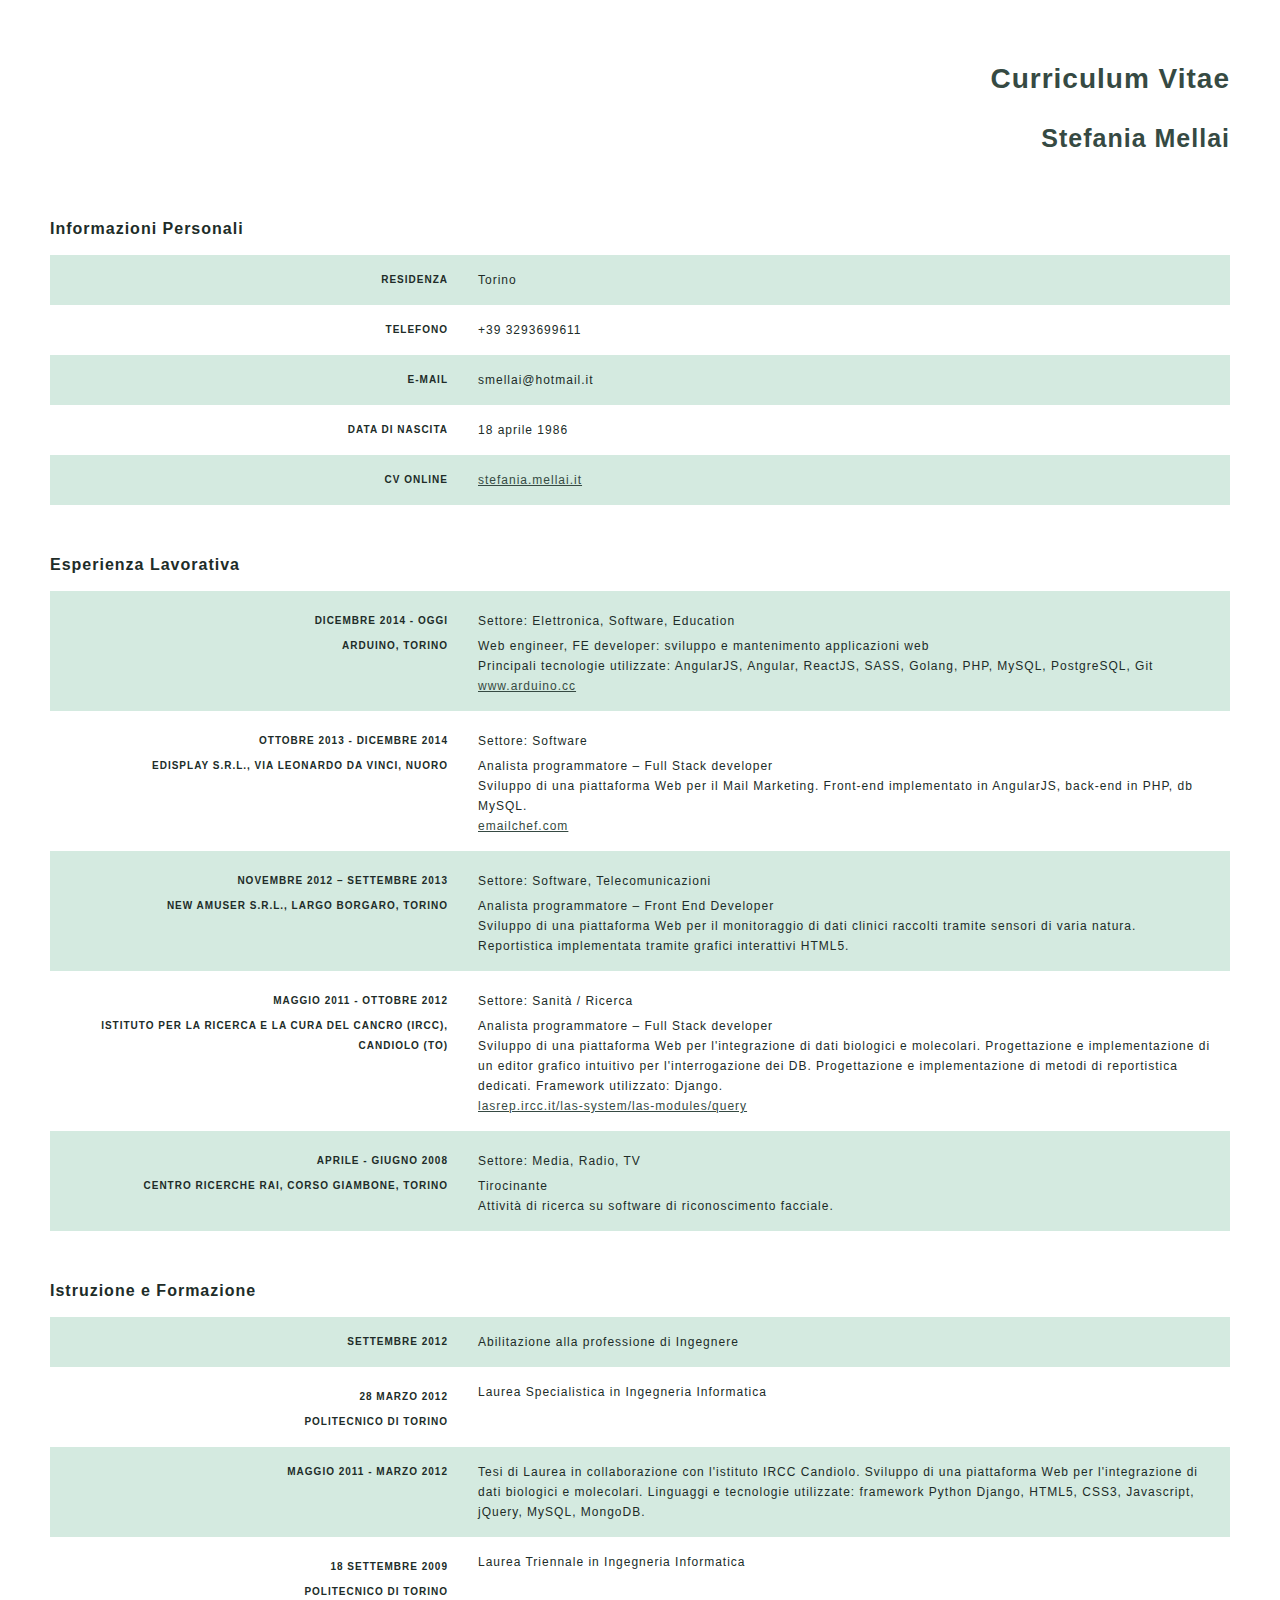
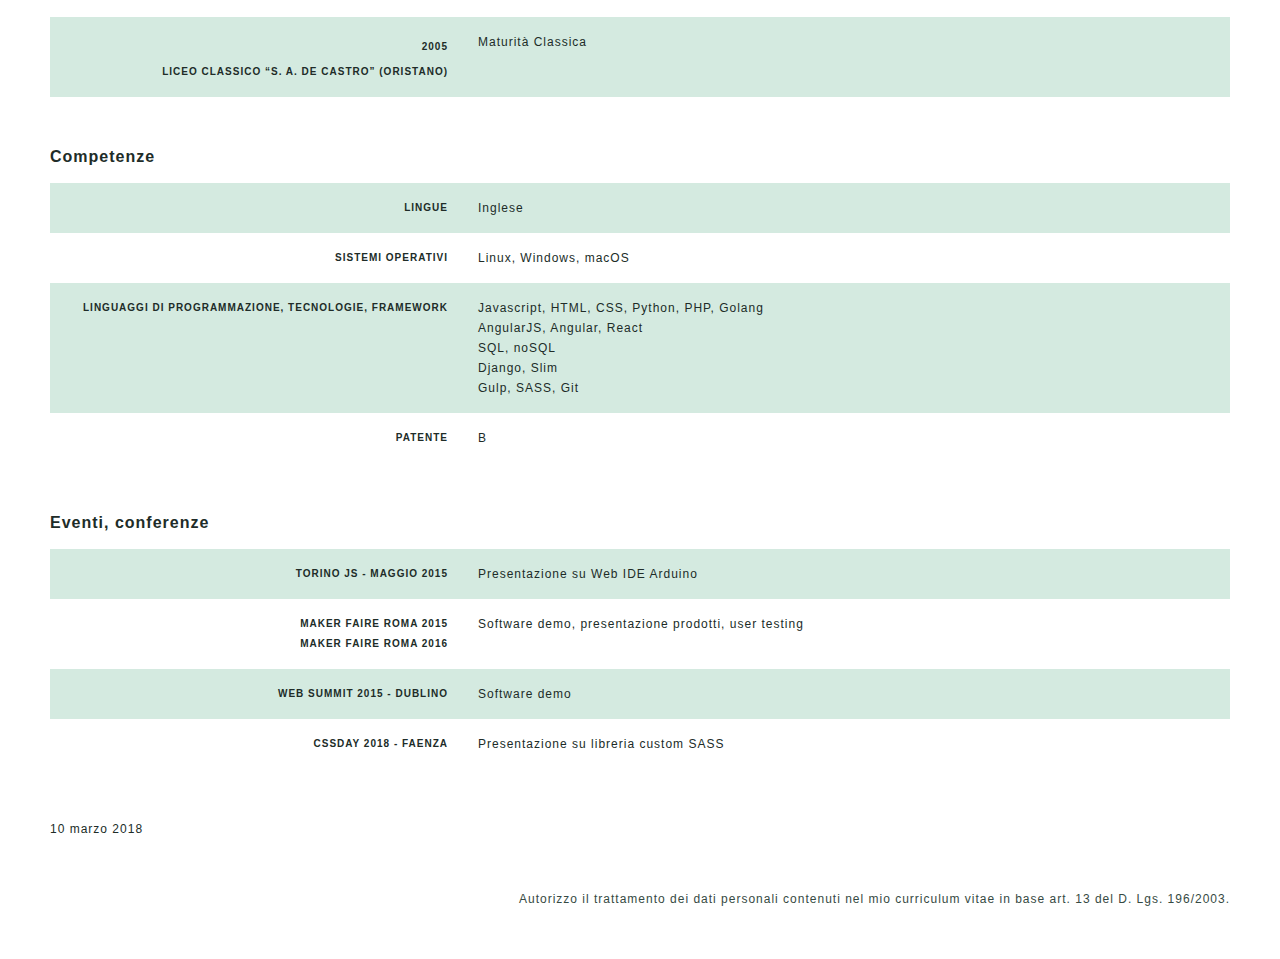
<file: cv.html>
<!doctype html>
<html>
	<head>
		<meta charset="utf-8">
		<meta name="viewport" content="width=device-width, initial-scale=1.0, maximum-scale=1.0, user-scalable=no">

		<title>Stefania Mellai</title>
		<link rel="stylesheet" href="stile.css">
	</head>
	
	<body>
		<section class="heading">
			<h1>Curriculum Vitae</h1>
			<h2>Stefania Mellai</h2>
		</section>
		
		<section class="inner">
			<h3>Informazioni Personali</h3>

			<div class="row">
				<div class="title">
					Residenza
				</div>
				<div class="description">
					Torino
				</div>
			</div>
			<div class="row">
				
				<div class="title">
					Telefono
				</div>
				<div class="description">
					+39 3293699611
				</div>
			</div>
			<div class="row">
				<div class="title">
					e-mail
				</div>
				<div class="description">
					smellai@hotmail.it
				</div>
			</div>
			<div class="row">
				<div class="title">
					Data di Nascita
				</div>
				<div class="description">
					18 aprile 1986
				</div>
			</div>
			<div class="row">
				<div class="title">
					CV online
				</div>
				<div class="description">
					<a href="http://stefania.mellai.it">stefania.mellai.it</a>
				</div>
			</div>
		</section>

		<section class="inner">
			<h3>Esperienza Lavorativa</h3>

			<div class="row">
				<div class="title">
					<div>
						Dicembre 2014 - Oggi
					</div>
					<div>
						Arduino, Torino
					</div>	
				</div>
				<div class="description">
					<div>
						Settore: Elettronica, Software, Education
					</div>
					<div>
						Web engineer, FE developer: sviluppo e mantenimento applicazioni web<br>
						Principali tecnologie utilizzate: AngularJS, Angular, ReactJS, SASS, Golang, PHP, MySQL, PostgreSQL, Git<br>
						<a href="http://www.arduino.cc">www.arduino.cc</a>
					</div>
				</div>
			</div>
			<div class="row">
				<div class="title">
					<div>
						Ottobre 2013 - Dicembre 2014
					</div>
					<div>
						Edisplay s.r.l., Via Leonardo Da Vinci, Nuoro
					</div>	
				</div>
				<div class="description">
					<div>
						Settore: Software
					</div>
					<div>
						Analista programmatore – Full Stack developer<br>
  						Sviluppo di una piattaforma Web per il Mail Marketing. Front-end implementato in AngularJS, back-end in PHP, db MySQL.<br>
						<a href="http://emailchef.com/">emailchef.com</a>
					</div>
				</div>
			</div>
			<div class="row">
				<div class="title">
					<div>
						Novembre 2012 – Settembre 2013
					</div>
					<div>
						New Amuser s.r.l., Largo Borgaro, Torino
					</div>	
				</div>
				<div class="description">
					<div>
						Settore: Software, Telecomunicazioni
					</div>
					<div>
						Analista programmatore – Front End Developer<br>
  						Sviluppo di una piattaforma Web per il monitoraggio di dati clinici raccolti tramite sensori di varia natura. Reportistica implementata tramite grafici interattivi HTML5.
					</div>
				</div>
			</div>
			<div class="row">
				<div class="title">
					<div>
						Maggio 2011 - Ottobre 2012
					</div>
					<div>
						Istituto per la Ricerca e la Cura del Cancro (IRCC), Candiolo (TO) 
					</div>	
				</div>
				<div class="description">
					<div>
						Settore: Sanità / Ricerca
					</div>
					<div>
						Analista programmatore – Full Stack developer<br>
  						Sviluppo di una piattaforma Web per l'integrazione di dati biologici e molecolari. Progettazione e implementazione di un editor grafico intuitivo per l'interrogazione dei DB. Progettazione e implementazione di metodi di reportistica dedicati. Framework utilizzato: Django.<br>
						<a href="http://lasrep.ircc.it/las-system/las-modules/query/">lasrep.ircc.it/las-system/las-modules/query</a>
					</div>
				</div>
			</div>
			<div class="row">
				<div class="title">
					<div>
						Aprile - Giugno 2008
					</div>
					<div>
						Centro Ricerche RAI, Corso Giambone, Torino
					</div>	
				</div>
				<div class="description">
					<div>
						Settore: Media, Radio, TV
					</div>
					<div>
						Tirocinante<br>
  						Attività di ricerca su software di riconoscimento facciale.
					</div>
				</div>
			</div>
		</section>

		<section class="inner">
			<h3>Istruzione e Formazione</h3>

			<div class="row">
				<div class="title">
					Settembre 2012
				</div>
				<div class="description">
					Abilitazione alla professione di Ingegnere
				</div>
			</div>
			<div class="row">
				<div class="title">
					<div>
						28 marzo 2012
					</div>
					<div>
						Politecnico di Torino
					</div>
				</div>
				<div class="description">
					Laurea Specialistica in Ingegneria Informatica
				</div>
			</div>
			<div class="row">
				<div class="title">
					Maggio 2011 - Marzo 2012
				</div>
				<div class="description">
					Tesi di Laurea in collaborazione con l'istituto IRCC Candiolo. Sviluppo di una piattaforma Web per l'integrazione di dati biologici e molecolari. Linguaggi e tecnologie utilizzate: framework Python Django, HTML5, CSS3, Javascript, jQuery, MySQL, MongoDB.
				</div>
			</div>
			<div class="row">
				<div class="title">
					<div>
						18 settembre 2009
					</div>
					<div>
						Politecnico di Torino
					</div>
				</div>
				<div class="description">
					Laurea Triennale in Ingegneria Informatica
				</div>
			</div>
			<div class="row">
				<div class="title">
					<div>
						2005
					</div>
					<div>
						Liceo Classico “S. A. De Castro” (Oristano)
					</div>	
				</div>
				<div class="description">
					Maturità Classica
				</div>
			</div>
		</section>

		<section class="inner">
			<h3>Competenze</h3>

			<div class="row">
				<div class="title">
					Lingue
				</div>
				<div class="description">
					Inglese
				</div>
			</div>

			<div class="row">
				<div class="title">
					Sistemi Operativi
				</div>
				<div class="description">
					Linux, Windows, macOS
				</div>
			</div>

			<div class="row">
				<div class="title">
					Linguaggi di programmazione, Tecnologie, Framework
				</div>
				<div class="description">
					Javascript, HTML, CSS, Python, PHP, Golang<br>
					AngularJS, Angular, React<br>
					SQL, noSQL<br>
					Django, Slim<br>
					Gulp, SASS, Git
				</div>
			</div>

			<div class="row">
				<div class="title">
					Patente
				</div>
				<div class="description">
					B
				</div>
			</div>
		</section>

		<section class="inner">
			<h3>Eventi, conferenze</h3>

			<div class="row">
				<div class="title">
					Torino JS - Maggio 2015
				</div>
				<div class="description">
					Presentazione su Web IDE Arduino
				</div>
			</div>

			<div class="row">
				<div class="title">
					Maker Faire Roma 2015<br>
					Maker Faire Roma 2016
				</div>
				<div class="description">
					Software demo, presentazione prodotti, user testing
				</div>
			</div>

			<div class="row">
				<div class="title">
					Web Summit 2015 - Dublino
				</div>
				<div class="description">
					Software demo
				</div>
			</div>

			<div class="row">
				<div class="title">
					CSSDAY 2018 - Faenza
				</div>
				<div class="description">
					Presentazione su libreria custom SASS
				</div>
			</div>
		</section>

		<section class="date inner">
			10 marzo 2018
		</section>

		<section class="note inner">
			Autorizzo il trattamento dei dati personali contenuti nel mio curriculum vitae in base art. 13 del D. Lgs. 196/2003. 
		</section>
	</body>
</html>
</file>
<file: style.css>
body {
  font-family: verdana, sans-serif;
  font-size: 12px;
  color: #0d0d0d;
  font-style: normal;
  font-weight: normal;
  font-variant: normal;
  text-align: left;
  letter-spacing: 1px;
  line-height: 20px;
  margin: 25px auto;
  max-width: 1200px;
}

@media only screen and (max-width: 1230px) {
  body {
    margin: 25px 50px;
  }
}

.heading,
.note {
  color: #364a43;
  display: flex;
}

.note {
  align-items: flex-end;
}

.heading {
  align-items: center;
  justify-content: space-between;
}

.lang,
.pdf {
  text-align: right;
}

.lang a,
.pdf a {
  color: #56766b;
  font-size: 15px;
}

h1 {
  font-size: 28px;
}

.subtitle {
  font-size: 25px;
  margin-top: 5px;
}

h2 {
  font-size: 16px;
}

.inner {
  margin-top: 50px;
}

.row {
  display: flex;
  flex-wrap: wrap;
}

.row a {
  color: #364a43;
}

.row:nth-child(even) {
  background-color: #b3e6b3;
}

.title,
.description {
  padding: 15px;
}

.title div,
.description div {
  margin-top: 5px;
}

.title {
  flex: 1 0 calc(35% - 30px);
  text-align: right;
  text-transform: uppercase;
  font-size: 10px;
  font-weight: bold;
}

.title img {
  height: 20px;
}

.description {
  flex: 1 0 calc(65% - 30px);
}

p:nth-child(1) {
  margin-top: 5px;
}

.print-only {
  display: none;
}

.note {
  margin-bottom: 25px;
}

.date {
  padding-top: 20px;
  text-align: right;
}

@media only screen and (max-width: 600px) {
  body {
    margin: 0;
  }

  .title,
  .description {
    flex: 1 1 100%;
    text-align: left;
  }

  h1,
  h2,
  .note,
  .date,
  .lang,
  .pdf {
    padding: 15px;
  }

  h1 {
    margin: 15px 0 0;
  }

  h2,
  h3 {
    margin: 0;
  }
}

@media print {
  .print-only {
    display: flex;
  }

  .screen-only {
    display: none;
  }

  .date {
    padding-top: 10px;
  }

  .note {
    margin-bottom: 0;
    margin-top: 10px;
  }

  .main-title {
    width: 100%;
    text-align: right;
  }
}
</file>
<file: en/style.css>
/* Minimal, used-only stylesheet for the CV pages.
   Kept selectors are those referenced by current HTML files (root, en/, it/).
   Purpose: reduce noise and ensure predictable alignment of hero, cards and experience lists.
*/

:root {
  --ink: #0b1220;
  --muted: #334155;
  --ink-m: #253046;
  --accent: #0066cc;
  --accent-2: #0d9488;
  --accent-m: rgba(0, 102, 204, 0.12);
  --paper: #f8fafb;
  --border: #e6e9ee;
  --card-bg: #ffffff;
  --radius: 10px;
  --content-max-width: 760px;
}

*,
:before,
:after {
  box-sizing: border-box;
}
html {
  font-size: 17px;
}
body {
  margin: 0;
  min-height: 100%;
  background: linear-gradient(180deg, #fbfdfe 0%, var(--paper) 100%);
  color: var(--ink);
  font-family:
    Verdana,
    system-ui,
    -apple-system,
    Segoe UI,
    Arial;
  line-height: 1.6;
}

a {
  color: var(--accent);
}
a:focus-visible {
  outline: 3px solid var(--accent);
  outline-offset: 3px;
}

.page {
  max-width: 1100px;
  margin: 0 auto;
  padding: 0 1.75rem 4rem;
}

/* Layout */
main {
  display: grid;
  grid-template-columns: 1fr 300px;
  gap: 2rem;
}
.areas {
  grid-column: 2;
  position: sticky;
  top: 1.5rem;
}
section,
.section {
  grid-column: 1 / -1;
  margin-bottom: 1.6rem;
  width: 100%;
}

/* Hero */
.hero {
  padding: 4.2rem 0 3rem;
  position: relative;
}
.hero-grid {
  display: grid;
  grid-template-columns: 1fr auto;
  gap: 2rem;
  align-items: center;
  text-wrap: balance;
}
.hero-name {
  font-family:
    Verdana,
    system-ui,
    -apple-system,
    Segoe UI,
    Arial;
  font-weight: 700;
  font-size: clamp(2.2rem, 5.2vw, 3.6rem);
  line-height: 1;
  margin: 0;
}
.hero-role {
  font-family:
    Verdana,
    system-ui,
    -apple-system,
    Segoe UI,
    Arial;
  font-size: 1rem;
  font-weight: 700;
  letter-spacing: 0.08em;
  text-transform: uppercase;
  color: var(--muted);
  margin-top: 0.45rem;
}
.hero-links {
  display: flex;
  flex-direction: column;
  align-items: flex-end;
  gap: 0.6rem;
}
.hero-links a {
  display: inline-flex;
  gap: 0.5rem;
  align-items: center;
  color: var(--ink);
}

/* Section headings use a clean sans for better readibility */
.section-title {
  font-size: 1.25rem;
  color: var(--ink);
  margin: 0;
}
/* Single-column skills list */
.skills-list {
  list-style: none;
  padding: 0;
  margin: 0;
}

/* Card grid */
.section > .card {
  background: var(--card-bg);
  border: 1px solid var(--border);
  border-radius: var(--radius);
  padding: 1rem;
}
.cards-grid {
  display: grid;
  grid-template-columns: repeat(auto-fit, minmax(250px, 1fr));
  gap: 1rem;
  width: 100%;
  margin-left: 0;
  margin-right: auto;
}
.area {
  background: var(--card-bg);
  padding: 0.9rem 1rem;
  border-radius: 8px;
  border: 1px solid var(--border);
}
.area-label {
  font-size: 0.72rem;
  font-weight: 600;
  color: var(--muted);
  text-transform: uppercase;
  margin-bottom: 0.45rem;
}
.area-items {
  font-size: 0.9rem;
  color: var(--ink-m);
}

/* Experiences */
.exp {
  display: grid;
  grid-template-columns: 140px 1fr;
  gap: 0 1.5rem;
  padding: 0.9rem 0;
}
.exp-meta {
  text-align: right;
  color: var(--muted);
  font-size: 0.72rem;
}
.exp-role {
  display: block;
  font-weight: 600;
  color: var(--ink);
  margin-bottom: 0.35rem;
  margin-top: 0.35rem;
}
.exp-desc {
  color: var(--ink-m);
  font-size: 0.92rem;
}

/* Events */
.evlist {
  list-style: none;
  padding: 0;
  margin: 0;
}
.evlist li {
  display: grid;
  gap: 0 1rem;
  padding: 0.6rem 0;
  border-bottom: 1px solid var(--border);
  align-items: center;
}
.ev-year {
  text-align: right;
  color: var(--muted);
  font-size: 0.78rem;
}
.ev-role {
  display: inline-block;
  font-weight: 700;
  font-size: 0.78rem;
  color: var(--accent);
  background: var(--accent-m);
  padding: 0.12rem 0.5rem;
  border-radius: 6px;
  margin-left: 0.35rem;
}

.cv-footer {
  text-align: right;
  color: var(--muted);
  font-size: 0.9rem;
  margin-top: 2.6rem;
}

.print-only {
  display: none;
}

/* Visually hidden but readable by machines and screen readers */
.sr-only {
  position: absolute;
  width: 1px;
  height: 1px;
  padding: 0;
  margin: -1px;
  overflow: hidden;
  clip: rect(0, 0, 0, 0);
  white-space: nowrap;
  border: 0;
}

/* Responsiveness */
@media (max-width: 900px) {
  .page {
    margin-bottom: 3rem;
  }
  main {
    display: block;
  }
  .hero-grid {
    grid-template-columns: 1fr;
  }
  .hero-links {
    flex-direction: row;
    flex-wrap: wrap;
  }
  .areas {
    position: static;
  }
  .exp,
  .evlist li {
    grid-template-columns: 1fr;
  }
  .exp-meta,
  .ev-year {
    text-align: left;
  }
}
</file>
<file: en/print.css>
/* Print stylesheet */
:root {
  --paper: #fff;
  --sage: #4a6b5e;
  --sage-m: #b8d4c8;
  --badge-fg: #354f44;
}
* {
  line-height: 1.4;
  overflow: visible !important;
}
body {
  background: #fff;
  font-size: 8pt;
  color: #1a1a18;
  font-family: Verdana, Arial, sans-serif;
}
.page {
  max-width: 100%;
  padding: 0 1cm;
}
main {
  display: block;
}
ul {
  margin-bottom: 0;
  margin-top: 0.3rem;
  margin-left: -1rem;
}
.section {
  margin-bottom: 0.8rem;
}
.print-bar,
.hero-links,
.hero::before {
  display: none !important;
}
.print-only {
  display: inline-block;
}
.hero {
  padding: 0 0cm;
  border-bottom: 1.5pt solid #000;
  margin-bottom: 0.4cm;
  margin-top: 0.6cm;
}
.hero-grid {
  display: block;
}
.hero-name {
  font-size: 20pt;
}
.hero-role {
  font-size: 8pt;
  margin-top: 0.2rem;
}
.section-title {
  font-size: 12pt;
}
.area-items {
  font-size: 8pt;
}
.area {padding: 0 0;border:none;}
.exp,
.evlist li {
  padding: 0.3rem 0;
  border-bottom: 1px solid #ddd;
}

.exp:last-child,
.evlist li:last-child {
  border-bottom: none;
}
.exp-meta,
.ev-year {
  text-align: left;
  color: #5a5a52;
  font-size: 8pt;
  margin-bottom: 0.25rem;
}
.exp-role,
.ev-role {
  font-size: 9pt;
  margin-bottom: 0;
}
.exp-desc {
  font-size: 8.5pt;
}
.ev-role {
  background: none;
  color: var(--badge-fg);
  border: 1pt solid var(--sage-m);
  padding: 0.01rem 0.5rem;
}
.sec-ev,
.sec-writing {
  font-size: 7pt;
}
a {
  color: #1a1a18;
  border-bottom: none;
}
.cv-footer {
  font-size: 6pt;
  color: #5a5a52;
  margin-top: 2rem;
}
.section > .cards-grid {
  padding: 0;
  border: none;
  gap: 0.5rem;
}
.exp-desc:last-child {
  margin-bottom: 0;
}

@page {
  size: A4;
  margin: 1.5cm;
}
</file>
<file: stile.css>
body {
  font-family: verdana, sans-serif;
  font-size: 12px;
  color: #202c28;
  font-style: normal;
  font-weight: normal;
  font-variant: normal;
  text-align: left;
  letter-spacing: 1px;
  line-height: 20px;
  margin: 50px;
}

.heading,
.note {
	color: #364a43;
	display: flex;
	flex-direction: column;
	align-items: flex-end;
}

h1 {
	font-size: 28px;
}

h2 {
	font-size: 25px;
}

h3 {
	font-size: 16px;
}

.inner {
	margin-top: 50px;
}

.row {
	display: flex;
	flex-wrap: wrap;
}

.row a {
	color: #364a43;
}

.row:nth-child(even) {
	background-color: rgba(170, 213, 194, .5);
}

.title,
.description {
	padding: 15px;
}

.title div,
.description div {
	margin-top: 5px;
}

.title {
	flex: 1 0 calc(35% - 30px);
	text-align: right;
	text-transform: uppercase;
	font-size: 10px;
	font-weight: bold;
}

.description {
	flex: 1 0 calc(65% - 30px);
}

.print-only {
	display: none;
}

.note {
	margin-bottom: 25px;
}

@media only screen and (max-width: 600px) {
	body {
		margin: 0;
	}

	.title,
	.description {
		flex: 1 1 100%;
		text-align: left;
	}

	h1,
	h2,
	h3,
	.note {
		padding: 15px;
	}

	h1 {
		margin: 15px 0 0;
	}

	h2,
	h3 {
		margin: 0;
	}
}

@media print {
	.print-only {
		display: block;
	}
}
</file>
